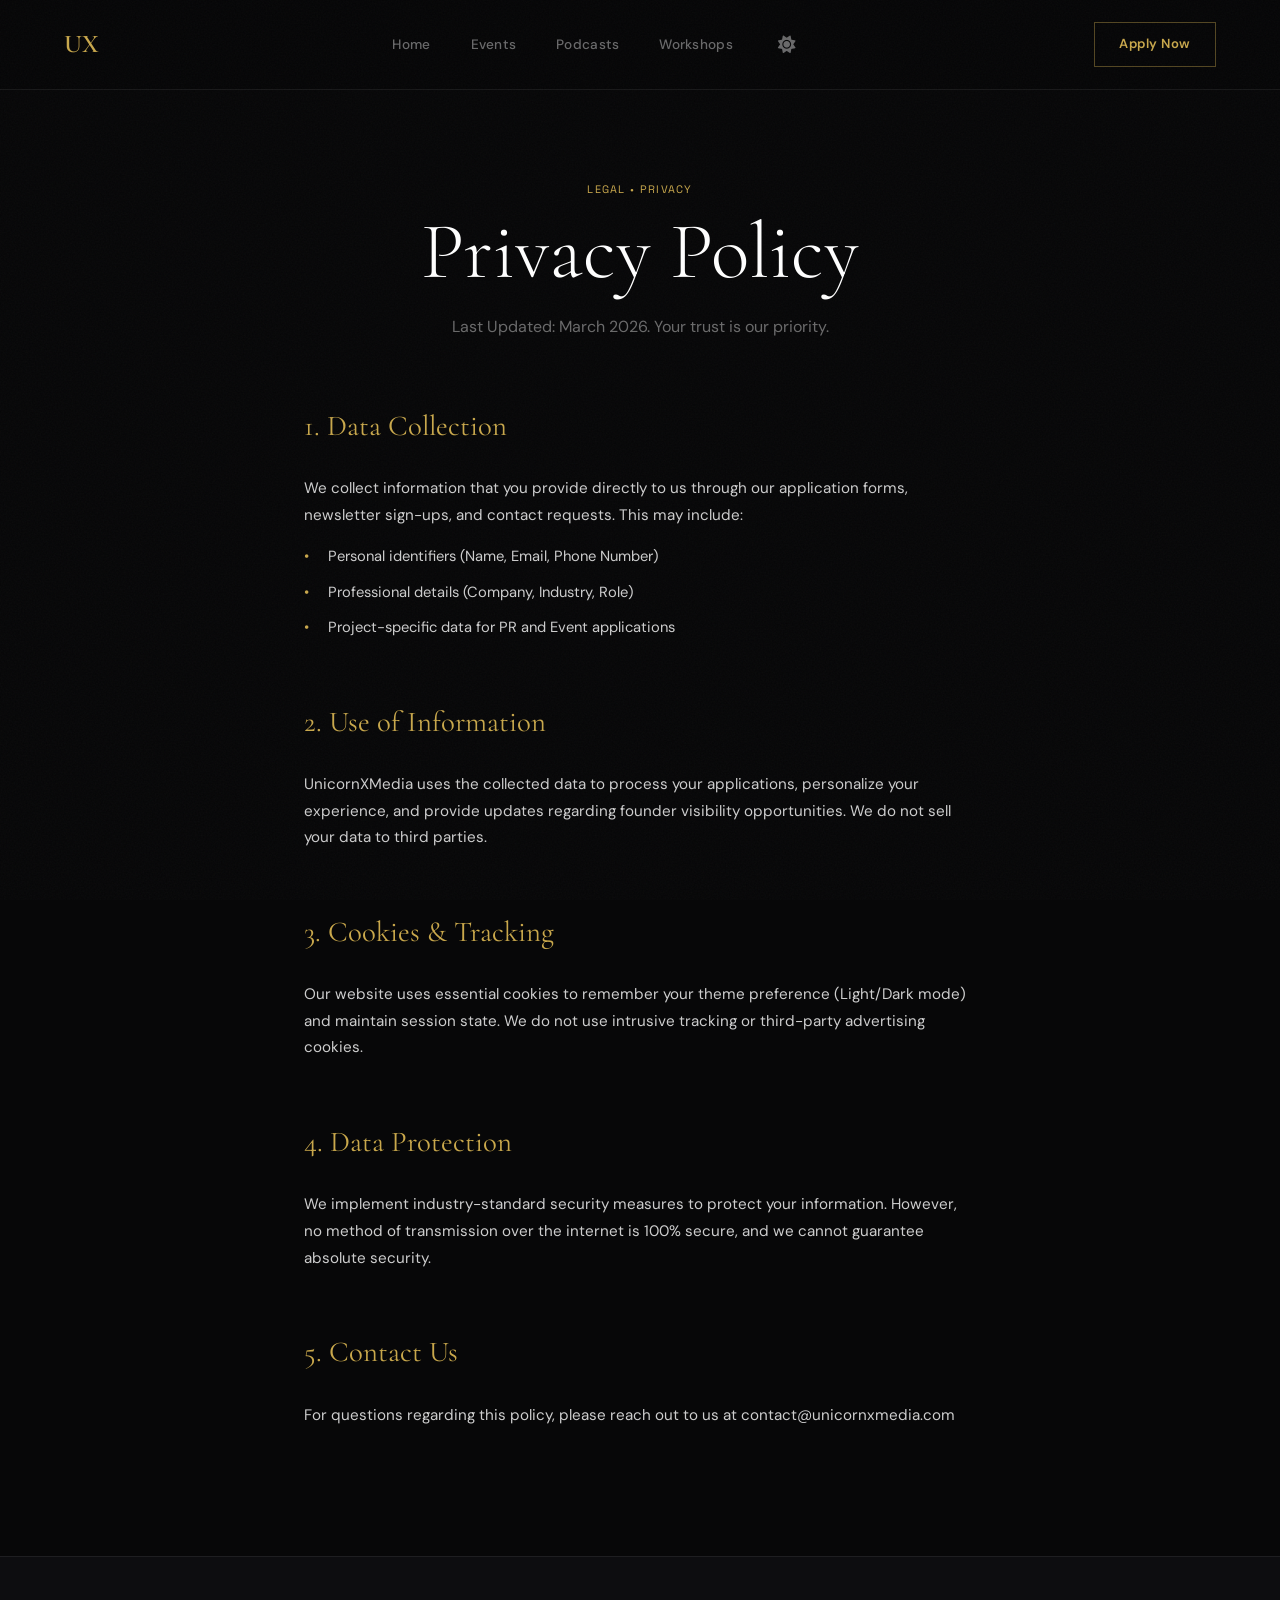
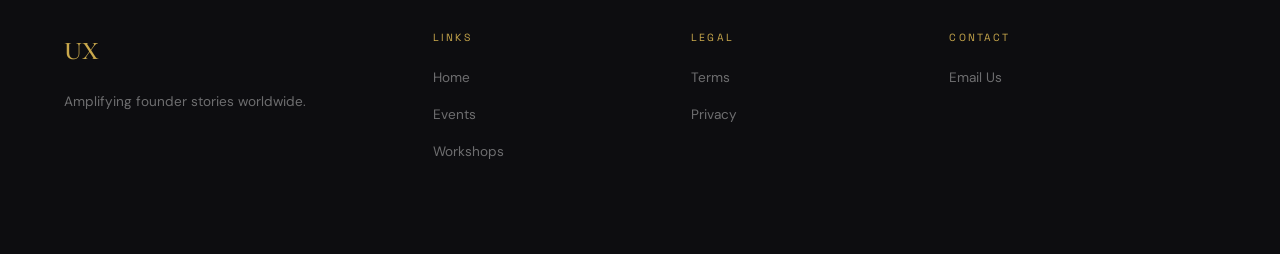
<file: privacy.html>
<!DOCTYPE html>
<html lang="en">
<head>
<meta charset="UTF-8">
<meta name="viewport" content="width=device-width, initial-scale=1.0">
<title>Privacy Policy | UnicornXMedia — Founder Visibility Platform</title>
<meta name="description" content="Your privacy matters to us. Learn how UnicornXMedia handles and protects your data.">
<link rel="icon" href="data:image/svg+xml,<svg xmlns='http://www.w3.org/2000/svg' viewBox='0 0 100 100'><rect width='100' height='100' fill='%23070708'/><text x='50' y='70' font-size='46' font-family='serif' font-weight='600' fill='%23c9a84c' text-anchor='middle'>UX</text></svg>">
<!-- EARLY THEME: prevents flash of wrong theme -->
<script>if(localStorage.getItem('theme')==='light'){document.documentElement.classList.add('light-mode');}</script>
<link rel="preconnect" href="https://fonts.googleapis.com">
<link rel="preconnect" href="https://fonts.gstatic.com" crossorigin>
<link href="https://fonts.googleapis.com/css2?family=Cormorant+Garamond:ital,wght@0,300;0,400;0,600;1,300;1,400&family=DM+Sans:wght@300;400;500;600&family=Space+Grotesk:wght@400;500;700&display=swap" rel="stylesheet">
<link rel="stylesheet" href="https://cdnjs.cloudflare.com/ajax/libs/font-awesome/6.4.0/css/all.min.css">
<style>
:root{--black:#070708;--obsidian:#0d0d10;--surface:#111116;--card:#16161c;--border:rgba(255,255,255,0.07);--gold:#c9a84c;--gold-light:#e8c97a;--gold-glow:rgba(201,168,76,0.15);--gold-dim:rgba(201,168,76,0.4);--white:#fff;--white-80:rgba(255,255,255,0.8);--white-40:rgba(255,255,255,0.4);--white-15:rgba(255,255,255,0.05);--gradient-gold:linear-gradient(135deg,#c9a84c,#e8c97a,#a07830);--font-display:'Cormorant Garamond',serif;--font-ui:'DM Sans',sans-serif;--font-mono:'Space Grotesk',sans-serif;--pad:clamp(24px,5vw,80px);--max:1440px;--sec:clamp(80px,10vw,140px);}
html.light-mode,body.light-mode{--black:#f5f5f7;--obsidian:#eaeaec;--surface:#f0f0f2;--card:#ffffff;--border:rgba(0,0,0,0.1);--gold:#8a6f25;--gold-light:#c9a84c;--white:#111112;--white-80:rgba(0,0,0,0.82);--white-40:rgba(0,0,0,0.48);--white-15:rgba(0,0,0,0.08);--gold-glow:rgba(138,111,37,0.1);--gold-dim:rgba(138,111,37,0.3);}
html.light-mode body,body.light-mode{background:var(--black);color:var(--white);}
*,*::before,*::after{box-sizing:border-box;margin:0;padding:0;}html{scroll-behavior:smooth;}
body{background:var(--black);color:var(--white);font-family:var(--font-ui);line-height:1.75;overflow-x:hidden;transition:background .4s,color .4s;}
body::after{content:'';position:fixed;inset:0;background-image:url("data:image/svg+xml,%3Csvg xmlns='http://www.w3.org/2000/svg'%3E%3Cfilter id='n'%3E%3CfeTurbulence type='fractalNoise' baseFrequency='0.65' numOctaves='3' stitchTiles='stitch'/%3E%3C/filter%3E%3Crect width='100%25' height='100%25' filter='url(%23n)'/%3E%3C/svg%3E");opacity:0.03;pointer-events:none;z-index:9999;}
a{text-decoration:none;color:inherit;}

/* Nav */
.site-nav{position:fixed;top:0;left:0;right:0;z-index:1000;display:flex;align-items:center;padding:22px var(--pad);background:rgba(7,7,8,0.82);backdrop-filter:blur(24px) saturate(180%);border-bottom:1px solid var(--border);transition:all .3s;}
.site-nav.scrolled{padding:14px var(--pad);background:rgba(7,7,8,0.96);}
html.light-mode .site-nav,body.light-mode .site-nav{background:rgba(245,245,247,0.88);}
html.light-mode .site-nav.scrolled,body.light-mode .site-nav.scrolled{background:rgba(245,245,247,0.98);}
.nav-logo{display:flex;align-items:center;gap:10px;}.logo-ux{font-family:var(--font-display);font-size:1.6rem;font-weight:600;color:var(--gold);}
.nav-links{display:flex;align-items:center;gap:2.5rem;margin:0 auto;}
.nav-link{font-size:.85rem;font-weight:500;color:var(--white-40);letter-spacing:.02em;transition:color .3s;}.nav-link:hover{color:var(--white);}
.theme-toggle{background:none;border:none;color:var(--white-40);font-size:1.1rem;cursor:pointer;transition:color .3s;display:flex;align-items:center;justify-content:center;padding:5px;}
html.light-mode .theme-toggle .fa-sun,body.light-mode .theme-toggle .fa-sun{display:none;}
html.light-mode .theme-toggle .fa-moon,body.light-mode .theme-toggle .fa-moon{display:inline-block;}
html:not(.light-mode) body:not(.light-mode) .theme-toggle .fa-moon{display:none;}
.btn-nav{border:1px solid var(--gold-dim);color:var(--gold);padding:10px 24px;font-size:.82rem;font-weight:600;letter-spacing:.04em;transition:all .3s;}.btn-nav:hover{background:var(--gold);color:var(--black);}

/* Content */
.legal-hero{padding:clamp(120px,15vw,180px) var(--pad) 60px;max-width:var(--max);margin:0 auto;text-align:center;}
.legal-title{font-family:var(--font-display);font-size:clamp(3rem,8vw,5rem);font-weight:300;line-height:.92;margin-bottom:1.5rem;}
.legal-body{max-width:800px;margin:0 auto var(--sec);padding:0 var(--pad);}
.legal-section{margin-bottom:3.5rem;}
.legal-section h2{font-family:var(--font-display);font-size:1.8rem;font-weight:400;margin-bottom:1.5rem;color:var(--gold);}
.legal-section p{margin-bottom:1rem;color:var(--white-80);font-size:.95rem;}
.legal-section ul{list-style:none;margin-bottom:1rem;}
.legal-section li{position:relative;padding-left:1.5rem;color:var(--white-80);margin-bottom:.6rem;font-size:.92rem;}
.legal-section li::before{content:'\2022';position:absolute;left:0;color:var(--gold);}

/* Footer Copy */
.site-footer{background:var(--obsidian);padding:72px var(--pad) 36px;border-top:1px solid var(--border);}
.footer-grid{max-width:var(--max);margin:0 auto;display:grid;grid-template-columns:1.5fr 1fr 1fr 1.2fr;gap:36px;margin-bottom:44px;}
.foot-heading{font-family:var(--font-mono);font-size:.65rem;letter-spacing:.2em;text-transform:uppercase;color:var(--gold);margin-bottom:1rem;}
.foot-links{list-style:none;}.foot-links li{margin-bottom:9px;}.foot-links a{font-size:.85rem;color:var(--white-40);transition:color .3s;}.foot-links a:hover{color:var(--gold);}

/* Mobile */
@media(max-width:768px){.nav-links,.btn-nav{display:none;}.footer-grid{grid-template-columns:1fr 1fr;}}

/* Cursor */
.cursor-dot,.cursor-ring{position:fixed;top:0;left:0;transform:translate(-50%,-50%);border-radius:50%;pointer-events:none;z-index:2000;opacity:0;}
.cursor-dot{width:8px;height:8px;background:var(--white);mix-blend-mode:difference;}
.cursor-ring{width:40px;height:40px;border:1.5px solid var(--gold);mix-blend-mode:difference;}
</style>
</head>
<body>
<div class="cursor-dot" id="cursorDot"></div>
<div class="cursor-ring" id="cursorRing"></div>

<nav class="site-nav" id="siteNav">
  <a href="index.html" class="nav-logo"><span class="logo-ux">UX</span></a>
  <div class="nav-links">
    <a href="index.html" class="nav-link">Home</a>
    <a href="archive.html" class="nav-link">Events</a>
    <a href="podcasts.html" class="nav-link">Podcasts</a>
    <a href="workshops.html" class="nav-link">Workshops</a>
    <button class="theme-toggle" id="themeToggleDesktop"><i class="fa-solid fa-sun"></i><i class="fa-solid fa-moon"></i></button>
  </div>
  <a href="index.html#apply" class="btn-nav">Apply Now</a>
</nav>

<section class="legal-hero">
  <span style="font-family:var(--font-mono);font-size:.68rem;letter-spacing:.12em;text-transform:uppercase;color:var(--gold);margin-bottom:1rem;display:block;">Legal • Privacy</span>
  <h1 class="legal-title">Privacy Policy</h1>
  <p style="color:var(--white-40);max-width:600px;margin:0 auto;">Last Updated: March 2026. Your trust is our priority.</p>
</section>

<div class="legal-body">
  <div class="legal-section">
    <h2>1. Data Collection</h2>
    <p>We collect information that you provide directly to us through our application forms, newsletter sign-ups, and contact requests. This may include:</p>
    <ul>
      <li>Personal identifiers (Name, Email, Phone Number)</li>
      <li>Professional details (Company, Industry, Role)</li>
      <li>Project-specific data for PR and Event applications</li>
    </ul>
  </div>
  <div class="legal-section">
    <h2>2. Use of Information</h2>
    <p>UnicornXMedia uses the collected data to process your applications, personalize your experience, and provide updates regarding founder visibility opportunities. We do not sell your data to third parties.</p>
  </div>
  <div class="legal-section">
    <h2>3. Cookies & Tracking</h2>
    <p>Our website uses essential cookies to remember your theme preference (Light/Dark mode) and maintain session state. We do not use intrusive tracking or third-party advertising cookies.</p>
  </div>
  <div class="legal-section">
    <h2>4. Data Protection</h2>
    <p>We implement industry-standard security measures to protect your information. However, no method of transmission over the internet is 100% secure, and we cannot guarantee absolute security.</p>
  </div>
  <div class="legal-section">
    <h2>5. Contact Us</h2>
    <p>For questions regarding this policy, please reach out to us at contact@unicornxmedia.com</p>
  </div>
</div>

<footer class="site-footer">
  <div class="footer-grid">
    <div><div class="logo-ux" style="margin-bottom:1rem;">UX</div><p style="font-size:.85rem;color:var(--white-40);">Amplifying founder stories worldwide.</p></div>
    <div><div class="foot-heading">Links</div><ul class="foot-links"><li><a href="index.html">Home</a></li><li><a href="archive.html">Events</a></li><li><a href="workshops.html">Workshops</a></li></ul></div>
    <div><div class="foot-heading">Legal</div><ul class="foot-links"><li><a href="terms.html">Terms</a></li><li><a href="privacy.html">Privacy</a></li></ul></div>
    <div><div class="foot-heading">Contact</div><ul class="foot-links"><li><a href="mailto:contact@unicornxmedia.com">Email Us</a></li></ul></div>
  </div>
</footer>

<script>
(function(){
  // Theme
  function initTheme(){
    var t=localStorage.getItem('theme')||'dark';
    if(t==='light'){document.documentElement.classList.add('light-mode');document.body.classList.add('light-mode');}
    var btn=document.getElementById('themeToggleDesktop');
    if(btn)btn.addEventListener('click',function(){
      document.documentElement.classList.toggle('light-mode');
      document.body.classList.toggle('light-mode');
      localStorage.setItem('theme',document.body.classList.contains('light-mode')?'light':'dark');
    });
  } initTheme();
  // Nav
  window.addEventListener('scroll',function(){
    var n=document.getElementById('siteNav');if(n)n.classList.toggle('scrolled',window.scrollY>60);
  });
  // Cursor
  var d=document.getElementById('cursorDot'),r=document.getElementById('cursorRing');
  if(d&&r){
    var mx=0,my=0,rx=0,ry=0,init=false;
    window.addEventListener('mousemove',function(e){
      mx=e.clientX;my=e.clientY;d.style.left=mx+'px';d.style.top=my+'px';
      if(!init){init=true;d.style.opacity='1';r.style.opacity='1';rx=mx;ry=my;}
    });
    (function a(){rx+=(mx-rx)*0.12;ry+=(my-ry)*0.12;r.style.left=rx+'px';r.style.top=ry+'px';requestAnimationFrame(a);})();
  }
})();
</script>
</body>
</html>
</file>
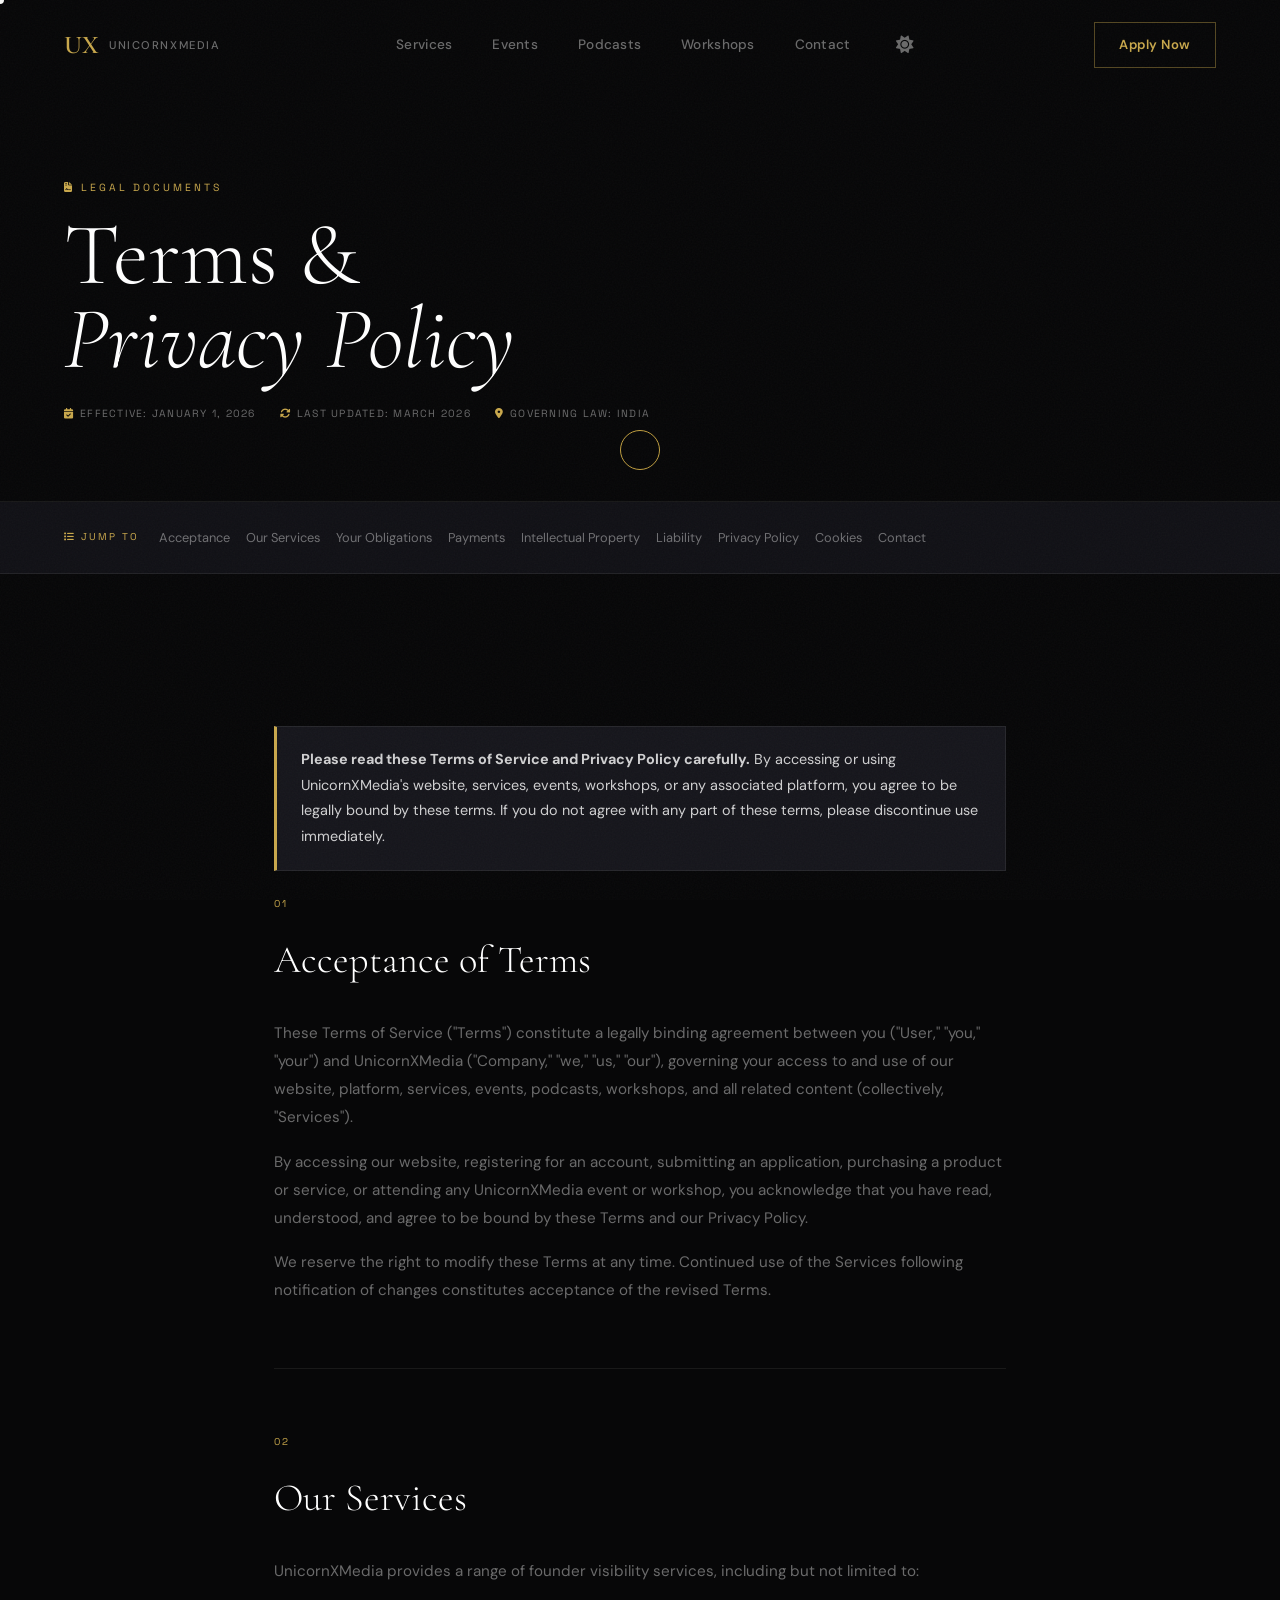
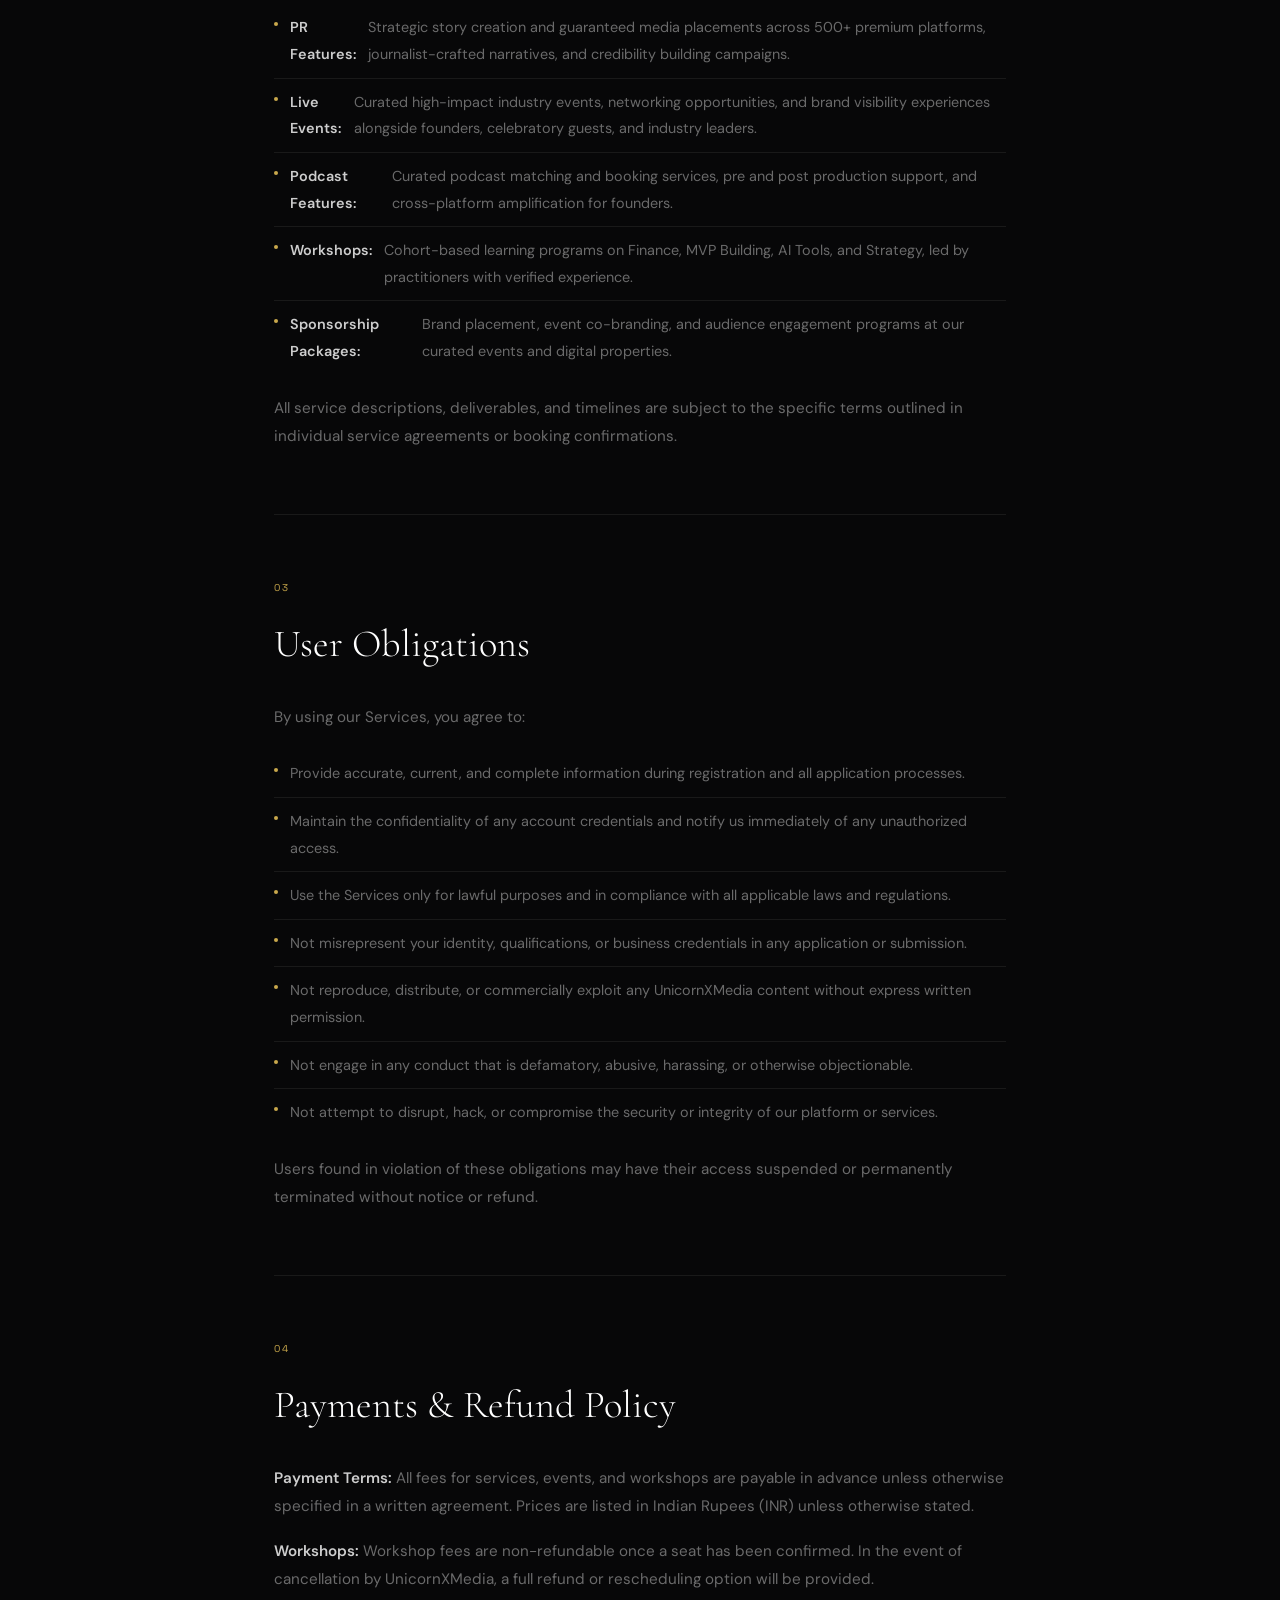
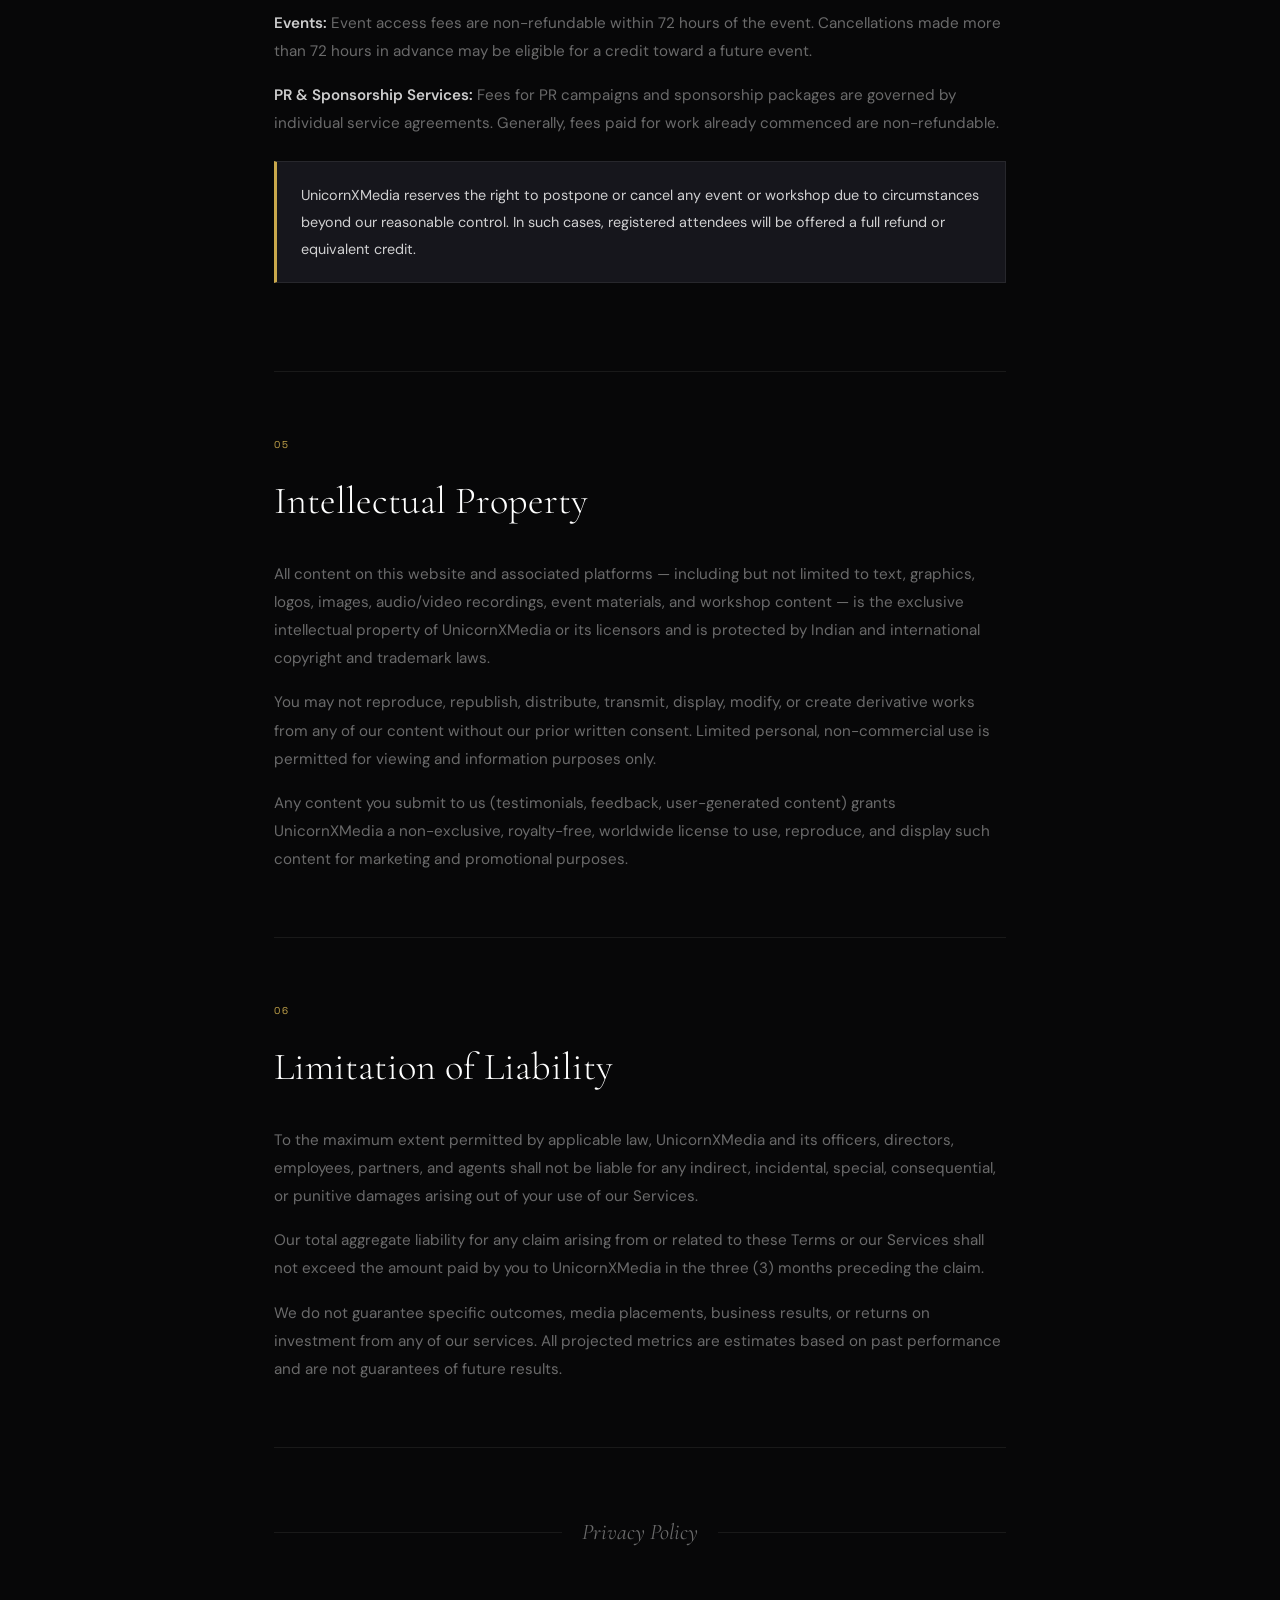
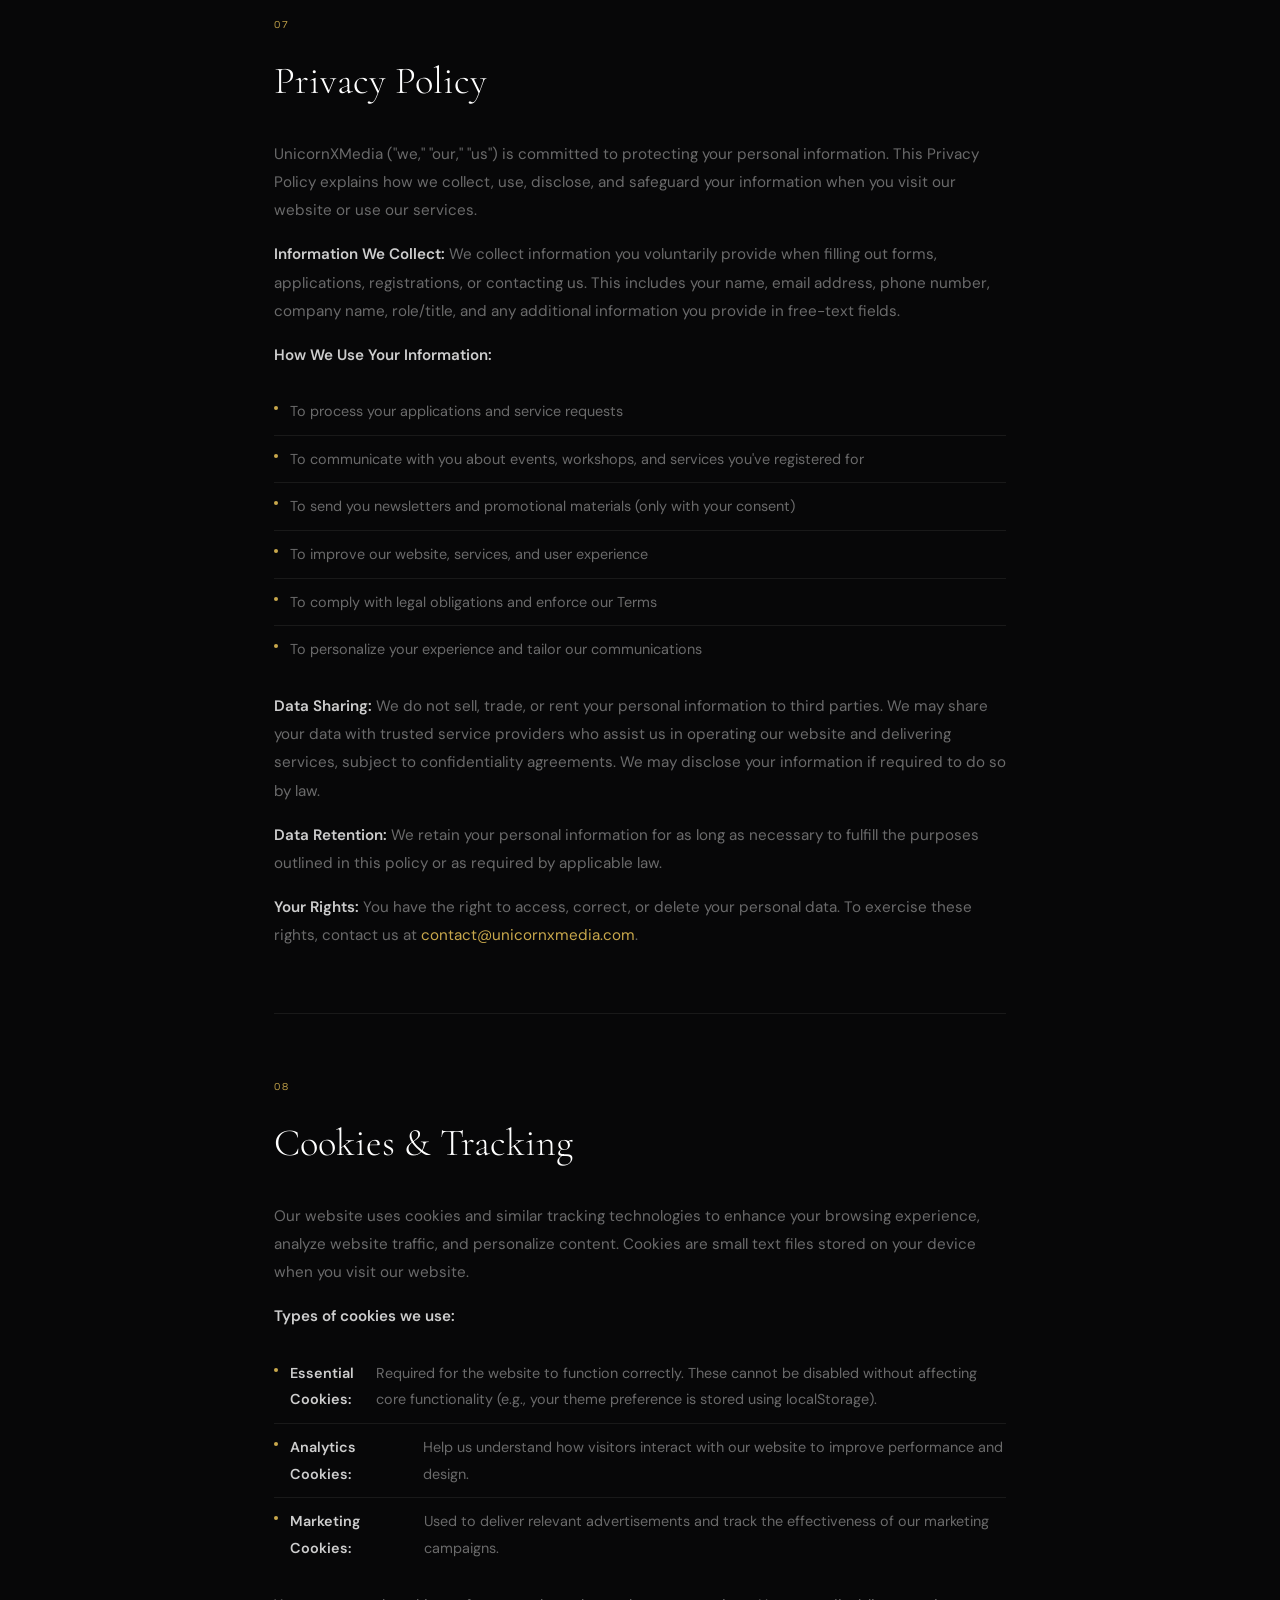
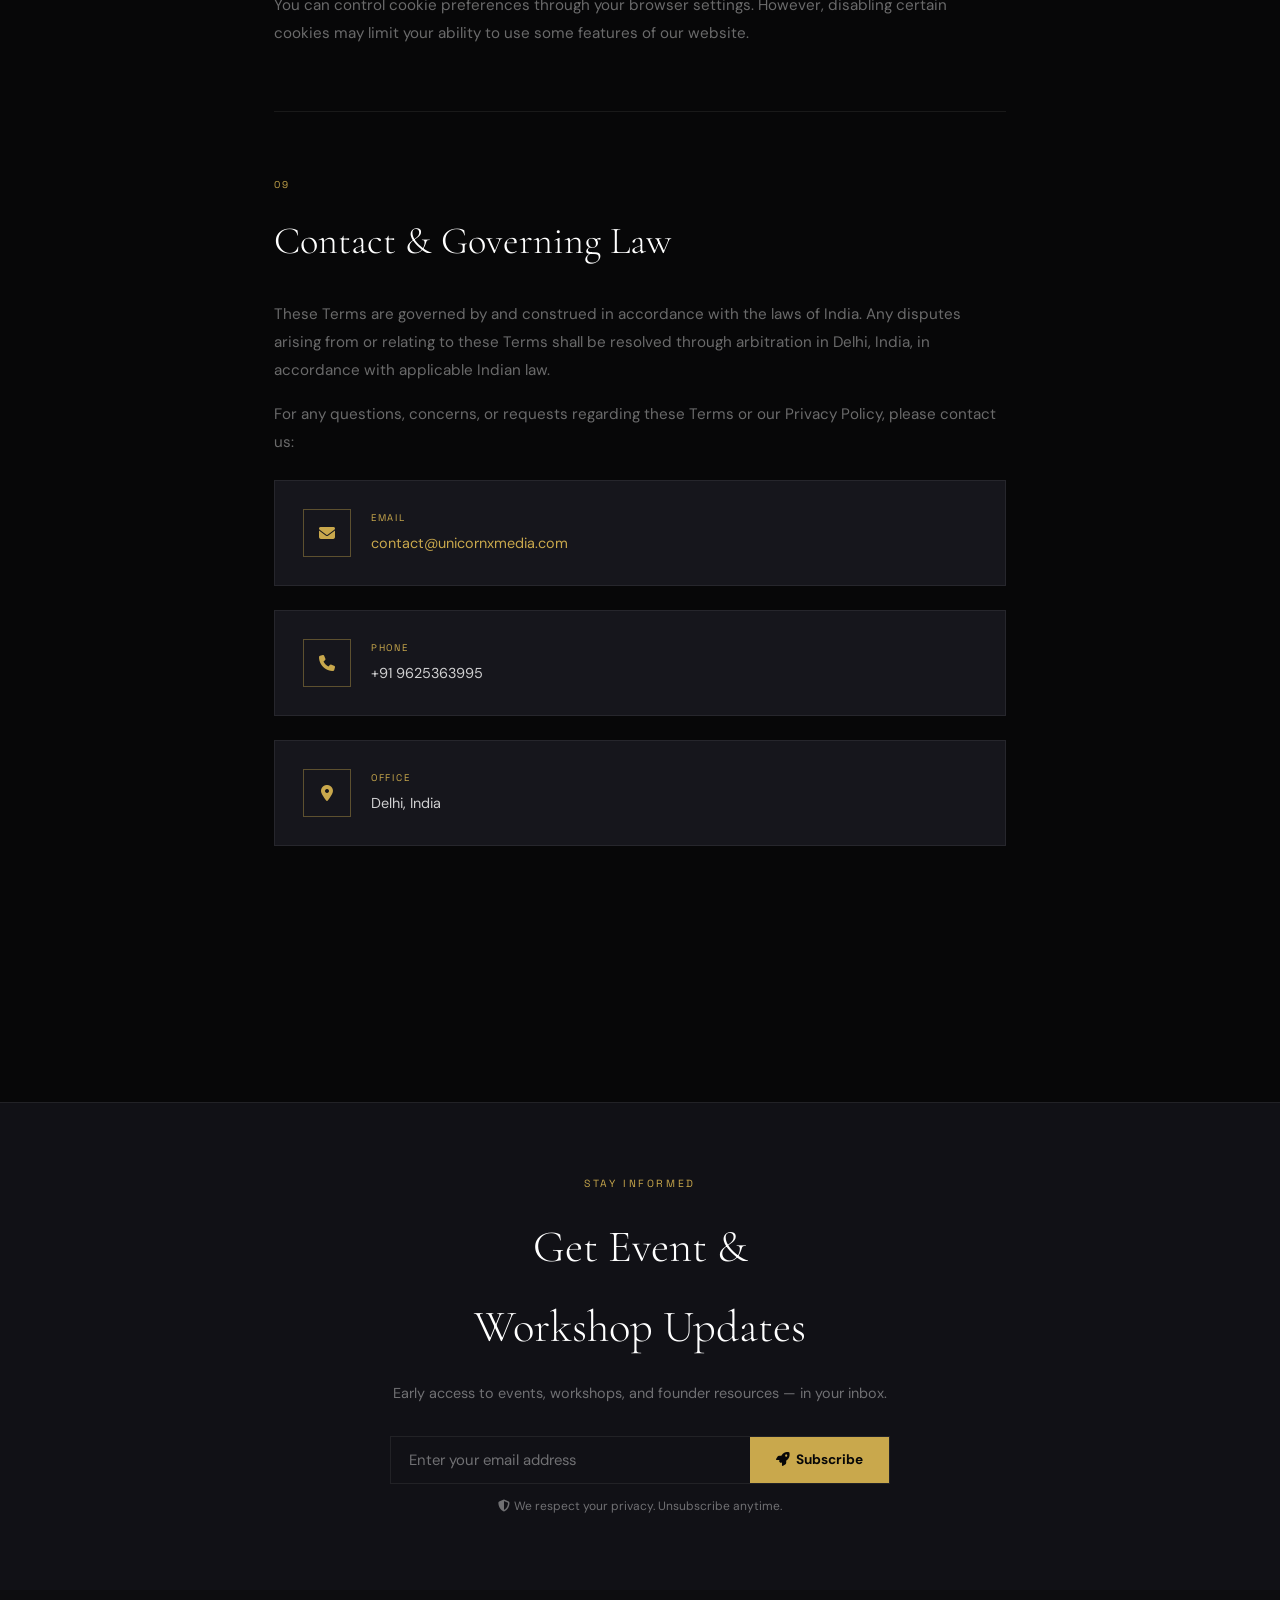
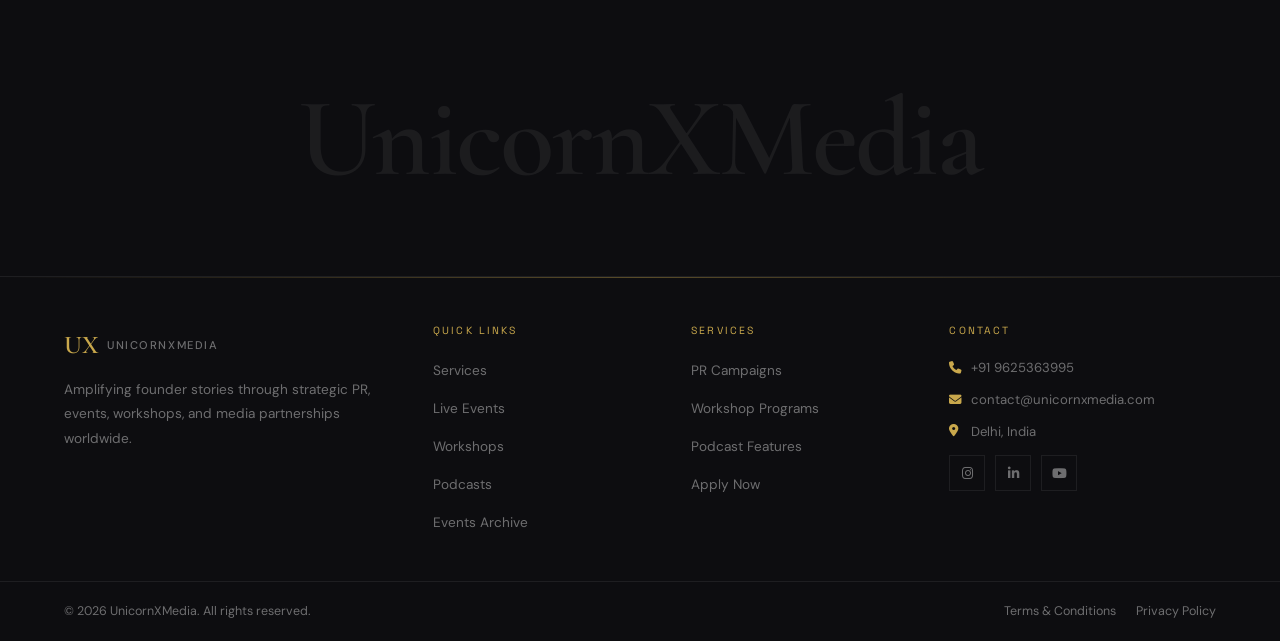
<file: terms.html>
<!DOCTYPE html>
<html lang="en">
<head>
<meta charset="UTF-8">
<meta name="viewport" content="width=device-width, initial-scale=1.0">
<title>Terms & Conditions | UnicornXMedia — Founder Visibility Platform</title>
<meta name="description" content="Read the Terms & Conditions and Privacy Policy for UnicornXMedia — the premier Founder Visibility Platform for PR, Events, Podcasts and Workshops.">
<link rel="icon" href="data:image/svg+xml,<svg xmlns='http://www.w3.org/2000/svg' viewBox='0 0 100 100'><rect width='100' height='100' fill='%23070708'/><text x='50' y='70' font-size='46' font-family='serif' font-weight='600' fill='%23c9a84c' text-anchor='middle'>UX</text></svg>">
<!-- EARLY THEME: prevents flash of wrong theme -->
<script>if(localStorage.getItem('theme')==='light'){document.documentElement.classList.add('light-mode');}</script>
<link rel="preconnect" href="https://fonts.googleapis.com">
<link rel="preconnect" href="https://fonts.gstatic.com" crossorigin>
<link href="https://fonts.googleapis.com/css2?family=Cormorant+Garamond:ital,wght@0,300;0,400;0,600;1,300;1,400&family=DM+Sans:wght@300;400;500;600&family=Space+Grotesk:wght@400;500;700&display=swap" rel="stylesheet">
<link rel="stylesheet" href="https://cdnjs.cloudflare.com/ajax/libs/font-awesome/6.4.0/css/all.min.css">
<style>
/* ===== TOKENS ===== */
:root{
  --black:#070708;--obsidian:#0d0d10;--surface:#111116;--card:#16161c;
  --border:rgba(255,255,255,0.07);--gold:#c9a84c;--gold-light:#e8c97a;
  --gold-glow:rgba(201,168,76,0.15);--gold-dim:rgba(201,168,76,0.4);
  --white:#fff;--white-80:rgba(255,255,255,0.8);--white-40:rgba(255,255,255,0.4);
  --white-15:rgba(255,255,255,0.05);
  --gradient-gold:linear-gradient(135deg,#c9a84c,#e8c97a,#a07830);
  --font-display:'Cormorant Garamond',serif;--font-ui:'DM Sans',sans-serif;
  --font-mono:'Space Grotesk',sans-serif;
  --pad:clamp(24px,5vw,80px);--max:1440px;--sec:clamp(80px,10vw,140px);
}
/* ===== LIGHT MODE ===== */
html.light-mode,body.light-mode{
  --black:#f5f5f7;--obsidian:#eaeaec;--surface:#f0f0f2;--card:#ffffff;
  --border:rgba(0,0,0,0.1);--gold:#8a6f25;--gold-light:#c9a84c;
  --white:#111112;--white-80:rgba(0,0,0,0.82);--white-40:rgba(0,0,0,0.48);
  --white-15:rgba(0,0,0,0.08);--gold-glow:rgba(138,111,37,0.1);
  --gold-dim:rgba(138,111,37,0.3);
}
html.light-mode body,body.light-mode{background:var(--black);color:var(--white);}
/* ===== RESET ===== */
*,*::before,*::after{box-sizing:border-box;margin:0;padding:0;}
html{scroll-behavior:smooth;}
body{background:var(--black);color:var(--white);font-family:var(--font-ui);line-height:1.8;overflow-x:hidden;transition:background .4s,color .4s;}
body::after{content:'';position:fixed;inset:0;background-image:url("data:image/svg+xml,%3Csvg xmlns='http://www.w3.org/2000/svg'%3E%3Cfilter id='n'%3E%3CfeTurbulence type='fractalNoise' baseFrequency='0.65' numOctaves='3' stitchTiles='stitch'/%3E%3C/filter%3E%3Crect width='100%25' height='100%25' filter='url(%23n)'/%3E%3C/svg%3E");opacity:0.03;pointer-events:none;z-index:9999;}
img{max-width:100%;display:block;}a{text-decoration:none;color:inherit;}button{cursor:pointer;font-family:var(--font-ui);}

/* ===== CURSOR ===== */
.cursor-dot,.cursor-ring{position:fixed;top:0;left:0;transform:translate(-50%,-50%);border-radius:50%;pointer-events:none;z-index:100000;}
.cursor-dot{width:8px;height:8px;background:var(--white);mix-blend-mode:difference;}
.cursor-ring{width:40px;height:40px;border:1.5px solid var(--gold);transition:width .2s,height .2s,background .2s;mix-blend-mode:difference;}
body.cursor-hover .cursor-ring{width:56px;height:56px;background:rgba(201,168,76,0.1);}
#scroll-progress{position:fixed;top:0;left:0;height:2px;background:var(--gradient-gold);z-index:10001;width:0%;pointer-events:none;}

/* ===== THEME TOGGLE ===== */
.theme-toggle{background:none;border:none;color:var(--white-40);font-size:1.1rem;cursor:pointer;transition:color .3s;display:flex;align-items:center;justify-content:center;padding:5px;}
.theme-toggle:hover{color:var(--white);}
body.light-mode .theme-toggle .fa-sun{display:none;}
body.light-mode .theme-toggle .fa-moon{display:inline-block;}
body:not(.light-mode) .theme-toggle .fa-moon{display:none;}

/* ===== NAV ===== */
.site-nav{position:fixed;top:0;left:0;right:0;z-index:1000;display:flex;align-items:center;padding:22px var(--pad);transition:all .3s;}
.site-nav.scrolled{padding:14px var(--pad);background:rgba(7,7,8,0.92);backdrop-filter:blur(20px) saturate(180%);border-bottom:1px solid var(--border);}
body.light-mode .site-nav.scrolled{background:rgba(245,245,247,0.96);}
.nav-logo{display:flex;align-items:center;gap:10px;flex-shrink:0;}
.logo-ux{font-family:var(--font-display);font-size:1.6rem;font-weight:600;color:var(--gold);}
.logo-name{font-size:.7rem;font-weight:500;letter-spacing:.14em;text-transform:uppercase;color:var(--white-40);}
.nav-links{display:flex;align-items:center;gap:2.5rem;margin:0 auto;}
.nav-link{font-size:.85rem;font-weight:500;color:var(--white-40);letter-spacing:.02em;position:relative;transition:color .3s;}
.nav-link::after{content:'';position:absolute;bottom:-4px;left:50%;right:50%;height:1px;background:var(--gold);transition:left .3s,right .3s;}
.nav-link:hover,.nav-link.active{color:var(--white);}
.nav-link:hover::after,.nav-link.active::after{left:0;right:0;}
.btn-nav{border:1px solid var(--gold-dim);color:var(--gold);padding:10px 24px;font-size:.82rem;font-weight:600;letter-spacing:.04em;position:relative;overflow:hidden;transition:color .3s;background:none;}
.btn-nav::before{content:'';position:absolute;inset:0;background:var(--gold);transform:scaleX(0);transform-origin:left;transition:transform .3s;}
.btn-nav:hover::before{transform:scaleX(1);}
.btn-nav:hover{color:var(--black);}
.btn-nav-text{position:relative;z-index:1;}
.nav-hamburger{display:none;background:none;border:none;padding:4px;flex-direction:column;gap:5px;}
.nav-hamburger span{display:block;width:24px;height:1.5px;background:var(--white);transition:all .3s;}
.nav-hamburger.active span:nth-child(1){transform:translateY(6.5px) rotate(45deg);}
.nav-hamburger.active span:nth-child(2){opacity:0;}
.nav-hamburger.active span:nth-child(3){transform:translateY(-6.5px) rotate(-45deg);}
#mobile-nav{display:none;position:fixed;inset:0;background:var(--black);z-index:999;flex-direction:column;align-items:center;justify-content:center;gap:2rem;}
#mobile-nav.open{display:flex;}
#mobile-nav .nav-link{font-family:var(--font-display);font-size:2.2rem;font-weight:300;color:var(--white-80);}

/* ===== PAGE HERO ===== */
.page-hero{padding:clamp(130px,14vw,180px) var(--pad) clamp(50px,6vw,80px);max-width:var(--max);margin:0 auto;border-bottom:1px solid var(--border);}
.hero-eyebrow{font-family:var(--font-mono);font-size:.65rem;letter-spacing:.28em;text-transform:uppercase;color:var(--gold);display:block;margin-bottom:1rem;}
.hero-title{font-family:var(--font-display);font-size:clamp(3rem,7vw,5.5rem);font-weight:300;line-height:0.95;margin-bottom:1.5rem;}
.hero-meta{display:flex;align-items:center;gap:24px;flex-wrap:wrap;}
.hero-meta-item{font-family:var(--font-mono);font-size:.65rem;letter-spacing:.12em;text-transform:uppercase;color:var(--white-40);display:flex;align-items:center;gap:6px;}
.hero-meta-item i{color:var(--gold);}

/* ===== TABLE OF CONTENTS ===== */
.toc-section{background:var(--surface);border-bottom:1px solid var(--border);padding:24px var(--pad);}
.toc-inner{max-width:var(--max);margin:0 auto;display:flex;align-items:center;gap:20px;flex-wrap:wrap;}
.toc-label{font-family:var(--font-mono);font-size:.62rem;letter-spacing:.2em;text-transform:uppercase;color:var(--gold);flex-shrink:0;}
.toc-links{display:flex;gap:16px;flex-wrap:wrap;}
.toc-link{font-size:.8rem;color:var(--white-40);transition:color .3s;white-space:nowrap;}
.toc-link:hover{color:var(--gold);}

/* ===== CONTENT LAYOUT ===== */
.content-wrap{max-width:860px;margin:0 auto;padding:var(--sec) var(--pad);}

/* ===== SECTION BLOCKS ===== */
.terms-section{margin-bottom:4rem;padding-bottom:4rem;border-bottom:1px solid var(--border);}
.terms-section:last-child{border-bottom:none;}
.section-number{font-family:var(--font-mono);font-size:.62rem;letter-spacing:.2em;color:var(--gold);display:block;margin-bottom:.8rem;}
.section-title{font-family:var(--font-display);font-size:clamp(1.6rem,3vw,2.4rem);font-weight:300;margin-bottom:1.5rem;color:var(--white);}
.section-body{color:var(--white-40);font-size:.95rem;line-height:1.85;}
.section-body p{margin-bottom:1rem;}
.section-body p:last-child{margin-bottom:0;}
.section-body strong{color:var(--white-80);font-weight:600;}
.section-body a{color:var(--gold);transition:opacity .2s;}
.section-body a:hover{opacity:.75;}

/* ===== POLICY ITEMS ===== */
.policy-list{list-style:none;margin:1.2rem 0;}
.policy-list li{display:flex;align-items:flex-start;gap:12px;padding:10px 0;border-bottom:1px solid var(--border);font-size:.9rem;color:var(--white-40);}
.policy-list li:last-child{border-bottom:none;}
.policy-list li::before{content:'';width:4px;height:4px;background:var(--gold);border-radius:50%;flex-shrink:0;margin-top:8px;}

/* ===== HIGHLIGHT BOX ===== */
.highlight-box{background:var(--card);border:1px solid var(--border);border-left:3px solid var(--gold);padding:20px 24px;margin:1.5rem 0;}
.highlight-box p{color:var(--white-80);font-size:.9rem;margin:0;}

/* ===== CONTACT CARD ===== */
.contact-card{background:var(--card);border:1px solid var(--border);padding:28px;display:flex;align-items:center;gap:20px;margin-top:1.5rem;}
.contact-card-icon{width:48px;height:48px;border:1px solid var(--gold-dim);display:flex;align-items:center;justify-content:center;color:var(--gold);font-size:1rem;flex-shrink:0;}
.contact-card-text .label{font-family:var(--font-mono);font-size:.6rem;letter-spacing:.18em;text-transform:uppercase;color:var(--gold);margin-bottom:4px;}
.contact-card-text .val{font-size:.9rem;color:var(--white-80);}

/* ===== TAB SECTION DIVIDER ===== */
.section-divider{display:flex;align-items:center;gap:20px;margin:4rem 0;}
.divider-line{flex:1;height:1px;background:var(--border);}
.divider-text{font-family:var(--font-display);font-size:1.4rem;font-style:italic;color:var(--white-40);white-space:nowrap;}

/* ===== NEWSLETTER ===== */
.newsletter-section{padding:72px var(--pad);background:var(--surface);border-top:1px solid var(--border);}
.newsletter-inner{max-width:640px;margin:0 auto;text-align:center;}
.newsletter-title{font-family:var(--font-display);font-size:clamp(1.8rem,4vw,2.8rem);font-weight:300;margin-bottom:.8rem;}
.newsletter-sub{color:var(--white-40);font-size:.9rem;margin-bottom:1.8rem;}
.newsletter-form-row{display:flex;border:1px solid var(--border);overflow:hidden;max-width:500px;margin:0 auto;}
.newsletter-form-row input{flex:1;background:transparent;border:none;color:var(--white);font-family:var(--font-ui);font-size:.93rem;padding:13px 18px;outline:none;}
.newsletter-form-row input::placeholder{color:var(--white-40);}
.newsletter-form-row button{background:var(--gold);color:var(--black);border:none;padding:13px 26px;font-family:var(--font-ui);font-size:.85rem;font-weight:700;cursor:pointer;transition:background .3s;}
.newsletter-form-row button:hover{background:var(--gold-light);}

/* ===== FOOTER ===== */
.site-footer{background:var(--obsidian);padding-top:48px;}
.footer-brand{text-align:center;padding:0 var(--pad) 36px;border-bottom:1px solid var(--border);}
.footer-wordmark{font-family:var(--font-display);font-size:clamp(2.5rem,9vw,7rem);font-weight:600;color:var(--white);opacity:.06;letter-spacing:-.02em;user-select:none;}
.footer-glow{height:1px;background:linear-gradient(90deg,transparent,var(--gold-dim),transparent);}
.footer-grid{max-width:var(--max);margin:0 auto;padding:44px var(--pad) 36px;display:grid;grid-template-columns:1.5fr 1fr 1fr 1.2fr;gap:36px;}
.footer-logo-row{display:flex;align-items:center;gap:8px;margin-bottom:10px;}
.foot-about{font-size:.85rem;color:var(--white-40);}
.foot-heading{font-family:var(--font-mono);font-size:.65rem;letter-spacing:.2em;text-transform:uppercase;color:var(--gold);margin-bottom:1rem;}
.foot-links{list-style:none;}.foot-links li{margin-bottom:9px;}.foot-links a{font-size:.85rem;color:var(--white-40);transition:color .3s;}.foot-links a:hover{color:var(--gold);}
.foot-contact{list-style:none;}.foot-contact li{display:flex;align-items:center;gap:8px;font-size:.82rem;color:var(--white-40);margin-bottom:8px;}.foot-contact li i{color:var(--gold);font-size:.78rem;width:14px;}
.social-row{display:flex;gap:10px;margin-top:12px;}.soc-btn{width:36px;height:36px;border:1px solid var(--border);display:flex;align-items:center;justify-content:center;color:var(--white-40);font-size:.82rem;transition:all .3s;}.soc-btn:hover{border-color:var(--gold);color:var(--gold);}
.footer-bottom{max-width:var(--max);margin:0 auto;padding:18px var(--pad);border-top:1px solid var(--border);display:flex;align-items:center;justify-content:space-between;flex-wrap:wrap;gap:10px;}
.footer-copy{font-size:.78rem;color:var(--white-40);}
.footer-legal{display:flex;gap:20px;}.footer-legal a{font-size:.78rem;color:var(--white-40);transition:color .3s;}.footer-legal a:hover{color:var(--gold);}

/* ===== REVEAL ===== */
.reveal{opacity:0;transform:translateY(24px);transition:opacity .7s cubic-bezier(.16,1,.3,1),transform .7s cubic-bezier(.16,1,.3,1);}
.reveal.active{opacity:1;transform:translateY(0);}

/* ===== MOBILE ===== */
@media(max-width:768px){body{cursor:auto;}.cursor-dot,.cursor-ring{display:none;}.site-nav .nav-links,.btn-nav{display:none;}.nav-hamburger{display:flex;}.footer-grid{grid-template-columns:1fr 1fr;}.toc-links{gap:10px;}}
@media(max-width:480px){.footer-grid{grid-template-columns:1fr;}.contact-card{flex-direction:column;align-items:flex-start;}}
@media(prefers-reduced-motion:reduce){*{animation-duration:.01ms!important;transition-duration:.01ms!important;}}
</style>
</head>
<body>
<div class="cursor-dot" id="cursorDot"></div>
<div class="cursor-ring" id="cursorRing"></div>
<div id="scroll-progress"></div>

<!-- Mobile Nav -->
<div id="mobile-nav">
  <a href="index.html" class="nav-link">Home</a>
  <a href="archive.html" class="nav-link">Events</a>
  <a href="podcasts.html" class="nav-link">Podcasts</a>
  <a href="workshops.html" class="nav-link">Workshops</a>
  <a href="index.html#apply" class="nav-link">Apply Now</a>
  <button class="theme-toggle" id="themeToggleMobile" style="font-size:2rem;margin-top:1rem;">
    <i class="fa-solid fa-sun"></i><i class="fa-solid fa-moon"></i>
  </button>
</div>

<!-- Nav -->
<nav class="site-nav" id="siteNav">
  <a href="index.html" class="nav-logo"><span class="logo-ux">UX</span><span class="logo-name">UnicornXMedia</span></a>
  <div class="nav-links">
    <a href="index.html#services" class="nav-link">Services</a>
    <a href="archive.html" class="nav-link">Events</a>
    <a href="podcasts.html" class="nav-link">Podcasts</a>
    <a href="workshops.html" class="nav-link">Workshops</a>
    <a href="index.html#contact" class="nav-link">Contact</a>
    <button class="theme-toggle" id="themeToggleDesktop" aria-label="Toggle theme">
      <i class="fa-solid fa-sun"></i>
      <i class="fa-solid fa-moon"></i>
    </button>
  </div>
  <a href="index.html#apply" class="btn-nav"><span class="btn-nav-text">Apply Now</span></a>
  <button class="nav-hamburger" id="mobileMenuBtn" aria-label="Menu">
    <span></span><span></span><span></span>
  </button>
</nav>

<!-- Page Hero -->
<div class="page-hero reveal">
  <span class="hero-eyebrow"><i class="fa-solid fa-file-contract" style="margin-right:6px;"></i>Legal Documents</span>
  <h1 class="hero-title">Terms &amp;<br><em>Privacy Policy</em></h1>
  <div class="hero-meta">
    <span class="hero-meta-item"><i class="fa-solid fa-calendar-check"></i>Effective: January 1, 2026</span>
    <span class="hero-meta-item"><i class="fa-solid fa-rotate"></i>Last Updated: March 2026</span>
    <span class="hero-meta-item"><i class="fa-solid fa-location-dot"></i>Governing Law: India</span>
  </div>
</div>

<!-- Table of Contents -->
<div class="toc-section">
  <div class="toc-inner">
    <span class="toc-label"><i class="fa-solid fa-list"></i> Jump To</span>
    <div class="toc-links">
      <a href="#acceptance" class="toc-link">Acceptance</a>
      <a href="#services" class="toc-link">Our Services</a>
      <a href="#obligations" class="toc-link">Your Obligations</a>
      <a href="#payments" class="toc-link">Payments</a>
      <a href="#ip" class="toc-link">Intellectual Property</a>
      <a href="#liability" class="toc-link">Liability</a>
      <a href="#privacy" class="toc-link">Privacy Policy</a>
      <a href="#cookies" class="toc-link">Cookies</a>
      <a href="#contact-legal" class="toc-link">Contact</a>
    </div>
  </div>
</div>

<!-- Content -->
<div class="content-wrap">

  <div class="highlight-box reveal">
    <p><strong>Please read these Terms of Service and Privacy Policy carefully.</strong> By accessing or using UnicornXMedia's website, services, events, workshops, or any associated platform, you agree to be legally bound by these terms. If you do not agree with any part of these terms, please discontinue use immediately.</p>
  </div>

  <!-- 1 -->
  <div class="terms-section reveal" id="acceptance">
    <span class="section-number">01</span>
    <h2 class="section-title">Acceptance of Terms</h2>
    <div class="section-body">
      <p>These Terms of Service ("Terms") constitute a legally binding agreement between you ("User," "you," "your") and UnicornXMedia ("Company," "we," "us," "our"), governing your access to and use of our website, platform, services, events, podcasts, workshops, and all related content (collectively, "Services").</p>
      <p>By accessing our website, registering for an account, submitting an application, purchasing a product or service, or attending any UnicornXMedia event or workshop, you acknowledge that you have read, understood, and agree to be bound by these Terms and our Privacy Policy.</p>
      <p>We reserve the right to modify these Terms at any time. Continued use of the Services following notification of changes constitutes acceptance of the revised Terms.</p>
    </div>
  </div>

  <!-- 2 -->
  <div class="terms-section reveal" id="services">
    <span class="section-number">02</span>
    <h2 class="section-title">Our Services</h2>
    <div class="section-body">
      <p>UnicornXMedia provides a range of founder visibility services, including but not limited to:</p>
      <ul class="policy-list">
        <li><strong>PR Features:</strong> Strategic story creation and guaranteed media placements across 500+ premium platforms, journalist-crafted narratives, and credibility building campaigns.</li>
        <li><strong>Live Events:</strong> Curated high-impact industry events, networking opportunities, and brand visibility experiences alongside founders, celebratory guests, and industry leaders.</li>
        <li><strong>Podcast Features:</strong> Curated podcast matching and booking services, pre and post production support, and cross-platform amplification for founders.</li>
        <li><strong>Workshops:</strong> Cohort-based learning programs on Finance, MVP Building, AI Tools, and Strategy, led by practitioners with verified experience.</li>
        <li><strong>Sponsorship Packages:</strong> Brand placement, event co-branding, and audience engagement programs at our curated events and digital properties.</li>
      </ul>
      <p>All service descriptions, deliverables, and timelines are subject to the specific terms outlined in individual service agreements or booking confirmations.</p>
    </div>
  </div>

  <!-- 3 -->
  <div class="terms-section reveal" id="obligations">
    <span class="section-number">03</span>
    <h2 class="section-title">User Obligations</h2>
    <div class="section-body">
      <p>By using our Services, you agree to:</p>
      <ul class="policy-list">
        <li>Provide accurate, current, and complete information during registration and all application processes.</li>
        <li>Maintain the confidentiality of any account credentials and notify us immediately of any unauthorized access.</li>
        <li>Use the Services only for lawful purposes and in compliance with all applicable laws and regulations.</li>
        <li>Not misrepresent your identity, qualifications, or business credentials in any application or submission.</li>
        <li>Not reproduce, distribute, or commercially exploit any UnicornXMedia content without express written permission.</li>
        <li>Not engage in any conduct that is defamatory, abusive, harassing, or otherwise objectionable.</li>
        <li>Not attempt to disrupt, hack, or compromise the security or integrity of our platform or services.</li>
      </ul>
      <p>Users found in violation of these obligations may have their access suspended or permanently terminated without notice or refund.</p>
    </div>
  </div>

  <!-- 4 -->
  <div class="terms-section reveal" id="payments">
    <span class="section-number">04</span>
    <h2 class="section-title">Payments &amp; Refund Policy</h2>
    <div class="section-body">
      <p><strong>Payment Terms:</strong> All fees for services, events, and workshops are payable in advance unless otherwise specified in a written agreement. Prices are listed in Indian Rupees (INR) unless otherwise stated.</p>
      <p><strong>Workshops:</strong> Workshop fees are non-refundable once a seat has been confirmed. In the event of cancellation by UnicornXMedia, a full refund or rescheduling option will be provided.</p>
      <p><strong>Events:</strong> Event access fees are non-refundable within 72 hours of the event. Cancellations made more than 72 hours in advance may be eligible for a credit toward a future event.</p>
      <p><strong>PR &amp; Sponsorship Services:</strong> Fees for PR campaigns and sponsorship packages are governed by individual service agreements. Generally, fees paid for work already commenced are non-refundable.</p>
      <div class="highlight-box">
        <p>UnicornXMedia reserves the right to postpone or cancel any event or workshop due to circumstances beyond our reasonable control. In such cases, registered attendees will be offered a full refund or equivalent credit.</p>
      </div>
    </div>
  </div>

  <!-- 5 -->
  <div class="terms-section reveal" id="ip">
    <span class="section-number">05</span>
    <h2 class="section-title">Intellectual Property</h2>
    <div class="section-body">
      <p>All content on this website and associated platforms — including but not limited to text, graphics, logos, images, audio/video recordings, event materials, and workshop content — is the exclusive intellectual property of UnicornXMedia or its licensors and is protected by Indian and international copyright and trademark laws.</p>
      <p>You may not reproduce, republish, distribute, transmit, display, modify, or create derivative works from any of our content without our prior written consent. Limited personal, non-commercial use is permitted for viewing and information purposes only.</p>
      <p>Any content you submit to us (testimonials, feedback, user-generated content) grants UnicornXMedia a non-exclusive, royalty-free, worldwide license to use, reproduce, and display such content for marketing and promotional purposes.</p>
    </div>
  </div>

  <!-- 6 -->
  <div class="terms-section reveal" id="liability">
    <span class="section-number">06</span>
    <h2 class="section-title">Limitation of Liability</h2>
    <div class="section-body">
      <p>To the maximum extent permitted by applicable law, UnicornXMedia and its officers, directors, employees, partners, and agents shall not be liable for any indirect, incidental, special, consequential, or punitive damages arising out of your use of our Services.</p>
      <p>Our total aggregate liability for any claim arising from or related to these Terms or our Services shall not exceed the amount paid by you to UnicornXMedia in the three (3) months preceding the claim.</p>
      <p>We do not guarantee specific outcomes, media placements, business results, or returns on investment from any of our services. All projected metrics are estimates based on past performance and are not guarantees of future results.</p>
    </div>
  </div>

  <!-- DIVIDER -->
  <div class="section-divider">
    <div class="divider-line"></div>
    <div class="divider-text">Privacy Policy</div>
    <div class="divider-line"></div>
  </div>

  <!-- 7 -->
  <div class="terms-section reveal" id="privacy">
    <span class="section-number">07</span>
    <h2 class="section-title">Privacy Policy</h2>
    <div class="section-body">
      <p>UnicornXMedia ("we," "our," "us") is committed to protecting your personal information. This Privacy Policy explains how we collect, use, disclose, and safeguard your information when you visit our website or use our services.</p>
      <p><strong>Information We Collect:</strong> We collect information you voluntarily provide when filling out forms, applications, registrations, or contacting us. This includes your name, email address, phone number, company name, role/title, and any additional information you provide in free-text fields.</p>
      <p><strong>How We Use Your Information:</strong></p>
      <ul class="policy-list">
        <li>To process your applications and service requests</li>
        <li>To communicate with you about events, workshops, and services you've registered for</li>
        <li>To send you newsletters and promotional materials (only with your consent)</li>
        <li>To improve our website, services, and user experience</li>
        <li>To comply with legal obligations and enforce our Terms</li>
        <li>To personalize your experience and tailor our communications</li>
      </ul>
      <p><strong>Data Sharing:</strong> We do not sell, trade, or rent your personal information to third parties. We may share your data with trusted service providers who assist us in operating our website and delivering services, subject to confidentiality agreements. We may disclose your information if required to do so by law.</p>
      <p><strong>Data Retention:</strong> We retain your personal information for as long as necessary to fulfill the purposes outlined in this policy or as required by applicable law.</p>
      <p><strong>Your Rights:</strong> You have the right to access, correct, or delete your personal data. To exercise these rights, contact us at <a href="mailto:contact@unicornxmedia.com">contact@unicornxmedia.com</a>.</p>
    </div>
  </div>

  <!-- 8 -->
  <div class="terms-section reveal" id="cookies">
    <span class="section-number">08</span>
    <h2 class="section-title">Cookies &amp; Tracking</h2>
    <div class="section-body">
      <p>Our website uses cookies and similar tracking technologies to enhance your browsing experience, analyze website traffic, and personalize content. Cookies are small text files stored on your device when you visit our website.</p>
      <p><strong>Types of cookies we use:</strong></p>
      <ul class="policy-list">
        <li><strong>Essential Cookies:</strong> Required for the website to function correctly. These cannot be disabled without affecting core functionality (e.g., your theme preference is stored using localStorage).</li>
        <li><strong>Analytics Cookies:</strong> Help us understand how visitors interact with our website to improve performance and design.</li>
        <li><strong>Marketing Cookies:</strong> Used to deliver relevant advertisements and track the effectiveness of our marketing campaigns.</li>
      </ul>
      <p>You can control cookie preferences through your browser settings. However, disabling certain cookies may limit your ability to use some features of our website.</p>
    </div>
  </div>

  <!-- 9 -->
  <div class="terms-section reveal" id="contact-legal">
    <span class="section-number">09</span>
    <h2 class="section-title">Contact &amp; Governing Law</h2>
    <div class="section-body">
      <p>These Terms are governed by and construed in accordance with the laws of India. Any disputes arising from or relating to these Terms shall be resolved through arbitration in Delhi, India, in accordance with applicable Indian law.</p>
      <p>For any questions, concerns, or requests regarding these Terms or our Privacy Policy, please contact us:</p>
    </div>
    <div class="contact-card">
      <div class="contact-card-icon"><i class="fa-solid fa-envelope"></i></div>
      <div class="contact-card-text">
        <div class="label">Email</div>
        <div class="val"><a href="mailto:contact@unicornxmedia.com" style="color:var(--gold);">contact@unicornxmedia.com</a></div>
      </div>
    </div>
    <div class="contact-card">
      <div class="contact-card-icon"><i class="fa-solid fa-phone"></i></div>
      <div class="contact-card-text">
        <div class="label">Phone</div>
        <div class="val">+91 9625363995</div>
      </div>
    </div>
    <div class="contact-card">
      <div class="contact-card-icon"><i class="fa-solid fa-location-dot"></i></div>
      <div class="contact-card-text">
        <div class="label">Office</div>
        <div class="val">Delhi, India</div>
      </div>
    </div>
  </div>

</div><!-- /content-wrap -->

<!-- Newsletter -->
<section class="newsletter-section">
  <div class="newsletter-inner reveal">
    <span style="font-family:var(--font-mono);font-size:.65rem;letter-spacing:.25em;text-transform:uppercase;color:var(--gold);display:block;margin-bottom:.8rem;">Stay Informed</span>
    <h2 class="newsletter-title">Get Event &amp;<br>Workshop Updates</h2>
    <p class="newsletter-sub">Early access to events, workshops, and founder resources — in your inbox.</p>
    <form id="newsletterForm" class="newsletter-form-row">
      <input type="email" name="newsletter_email" required placeholder="Enter your email address">
      <button type="submit"><i class="fa-solid fa-rocket" style="margin-right:6px;"></i>Subscribe</button>
    </form>
    <p style="font-size:.75rem;color:var(--white-40);margin-top:.8rem;"><i class="fa-solid fa-shield-halved" style="margin-right:4px;"></i>We respect your privacy. Unsubscribe anytime.</p>
  </div>
</section>

<!-- Footer -->
<footer class="site-footer">
  <div class="footer-brand"><div class="footer-wordmark">UnicornXMedia</div></div>
  <div class="footer-glow"></div>
  <div class="footer-grid">
    <div>
      <div class="footer-logo-row"><span class="logo-ux">UX</span><span class="logo-name">UnicornXMedia</span></div>
      <p class="foot-about">Amplifying founder stories through strategic PR, events, workshops, and media partnerships worldwide.</p>
    </div>
    <div>
      <div class="foot-heading">Quick Links</div>
      <ul class="foot-links">
        <li><a href="index.html#services">Services</a></li>
        <li><a href="index.html#live-event">Live Events</a></li>
        <li><a href="workshops.html">Workshops</a></li>
        <li><a href="podcasts.html">Podcasts</a></li>
        <li><a href="archive.html">Events Archive</a></li>
      </ul>
    </div>
    <div>
      <div class="foot-heading">Services</div>
      <ul class="foot-links">
        <li><a href="index.html#services">PR Campaigns</a></li>
        <li><a href="workshops.html">Workshop Programs</a></li>
        <li><a href="podcasts.html">Podcast Features</a></li>
        <li><a href="index.html#apply">Apply Now</a></li>
      </ul>
    </div>
    <div>
      <div class="foot-heading">Contact</div>
      <ul class="foot-contact">
        <li><i class="fa-solid fa-phone"></i>+91 9625363995</li>
        <li><i class="fa-solid fa-envelope"></i>contact@unicornxmedia.com</li>
        <li><i class="fa-solid fa-location-dot"></i>Delhi, India</li>
      </ul>
      <div class="social-row">
        <a href="#" class="soc-btn"><i class="fa-brands fa-instagram"></i></a>
        <a href="#" class="soc-btn"><i class="fa-brands fa-linkedin-in"></i></a>
        <a href="#" class="soc-btn"><i class="fa-brands fa-youtube"></i></a>
      </div>
    </div>
  </div>
  <div class="footer-bottom">
    <div class="footer-copy">© 2026 UnicornXMedia. All rights reserved.</div>
    <div class="footer-legal"><a href="terms.html" class="active">Terms & Conditions</a><a href="privacy.html">Privacy Policy</a></div>
  </div>
</footer>

<script>
(function(){
  // Universal Premium Engine
  function initTheme(){
    var t=localStorage.getItem('theme')||'dark';
    if(t==='light'){document.documentElement.classList.add('light-mode');document.body.classList.add('light-mode');}
    var bts=document.getElementById('themeToggleDesktop'),btm=document.getElementById('themeToggleMobile');
    var tog=function(){
      document.documentElement.classList.toggle('light-mode');
      document.body.classList.toggle('light-mode');
      localStorage.setItem('theme',document.body.classList.contains('light-mode')?'light':'dark');
    };
    if(bts)bts.addEventListener('click',tog);
    if(btm)btm.addEventListener('click',tog);
  } initTheme();

  // Scroll logic
  window.addEventListener('scroll',function(){
    var p=document.getElementById('scroll-progress');if(p){var s=window.scrollY,h=document.body.scrollHeight-window.innerHeight;p.style.width=(s/h*100)+'%';}
    var n=document.getElementById('siteNav');if(n)n.classList.toggle('scrolled',window.scrollY>60);
  },{passive:true});

  // Cursor logic
  var d=document.getElementById('cursorDot'),r=document.getElementById('cursorRing');
  if(d&&r){
    var mx=window.innerWidth/2,my=window.innerHeight/2,rx=mx,ry=my,init=false;
    window.addEventListener('mousemove',function(e){
      mx=e.clientX;my=e.clientY;d.style.left=mx+'px';d.style.top=my+'px';
      if(!init){init=true;d.style.opacity='1';r.style.opacity='1';rx=mx;ry=my;}
    },{passive:true});
    (function a(){rx+=(mx-rx)*0.12;ry+=(my-ry)*0.12;r.style.left=rx+'px';r.style.top=ry+'px';requestAnimationFrame(a);})();
    document.querySelectorAll('a,button').forEach(function(el){
      el.addEventListener('mouseenter',function(){document.body.classList.add('cursor-hover');});
      el.addEventListener('mouseleave',function(){document.body.classList.remove('cursor-hover');});
    });
  }

  // Mobile nav
  var h=document.getElementById('mobileMenuBtn'),m=document.getElementById('mobile-nav');
  if(h&&m){h.addEventListener('click',function(){h.classList.toggle('active');m.classList.toggle('open');});}

  // Reveal animations
  document.querySelectorAll('.reveal').forEach(function(el){
    new IntersectionObserver(function(ents){ents.forEach(function(e){if(e.isIntersecting)e.target.classList.add('active');});},{threshold:0.1}).observe(el);
  });

  // Newsletter
  var nf=document.getElementById('newsletterForm');
  if(nf){nf.addEventListener('submit',async function(e){
    e.preventDefault();var btn=this.querySelector('button'),orig=btn.innerHTML;
    btn.innerHTML='<i class="fa-solid fa-spinner fa-spin"></i>';btn.disabled=true;
    var data={email:new FormData(this).get('newsletter_email'),formType:'newsletter'};
    try{
      var res=await fetch('submit.php',{method:'POST',body:JSON.stringify(data),headers:{'Content-Type':'application/json'}});
      var r=await res.json();
      if(r.success){this.reset();btn.innerHTML='<i class="fa-solid fa-check" style="margin-right:5px;"></i>Subscribed!';btn.style.background='#48bb78';setTimeout(function(){btn.innerHTML=orig;btn.style.background='';btn.disabled=false;},3000);return;}
    }catch(err){}
    btn.innerHTML=orig;btn.disabled=false;
  });}
})();
</script>
</body>
</html>
</file>
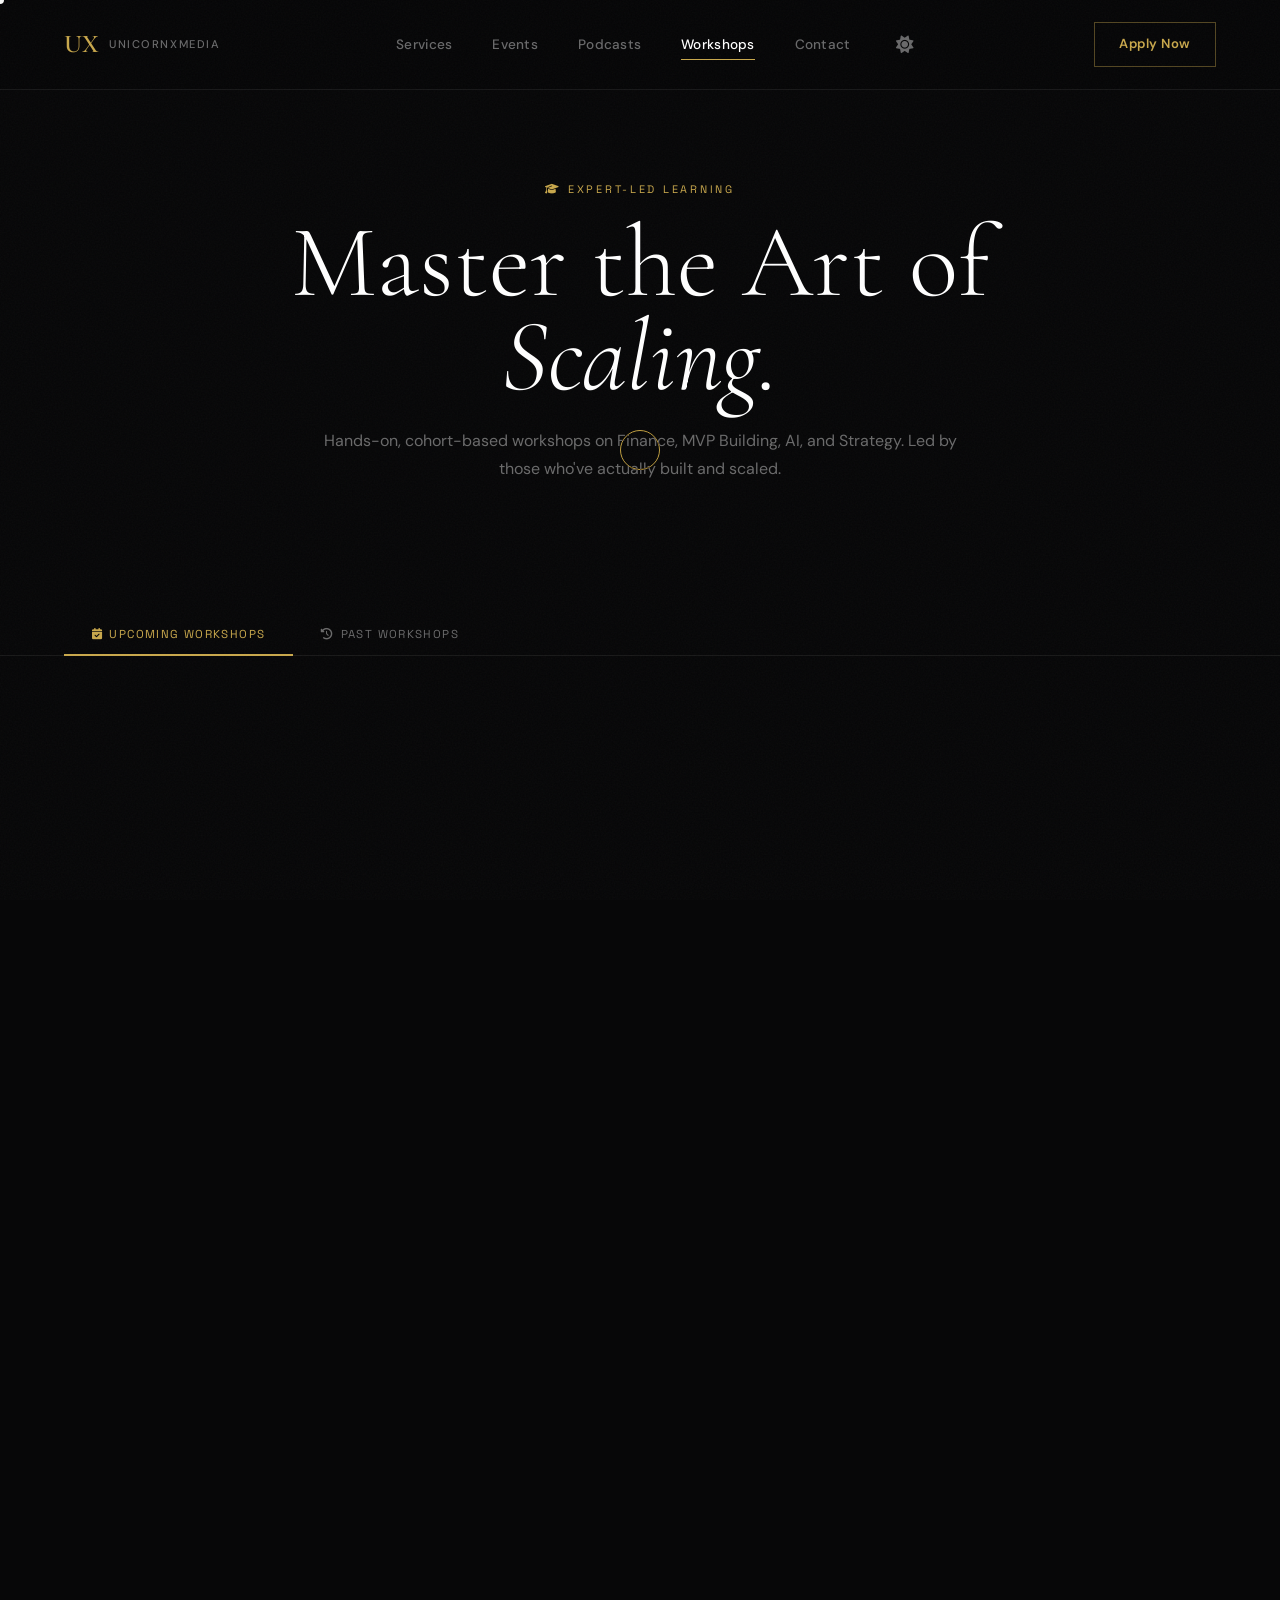
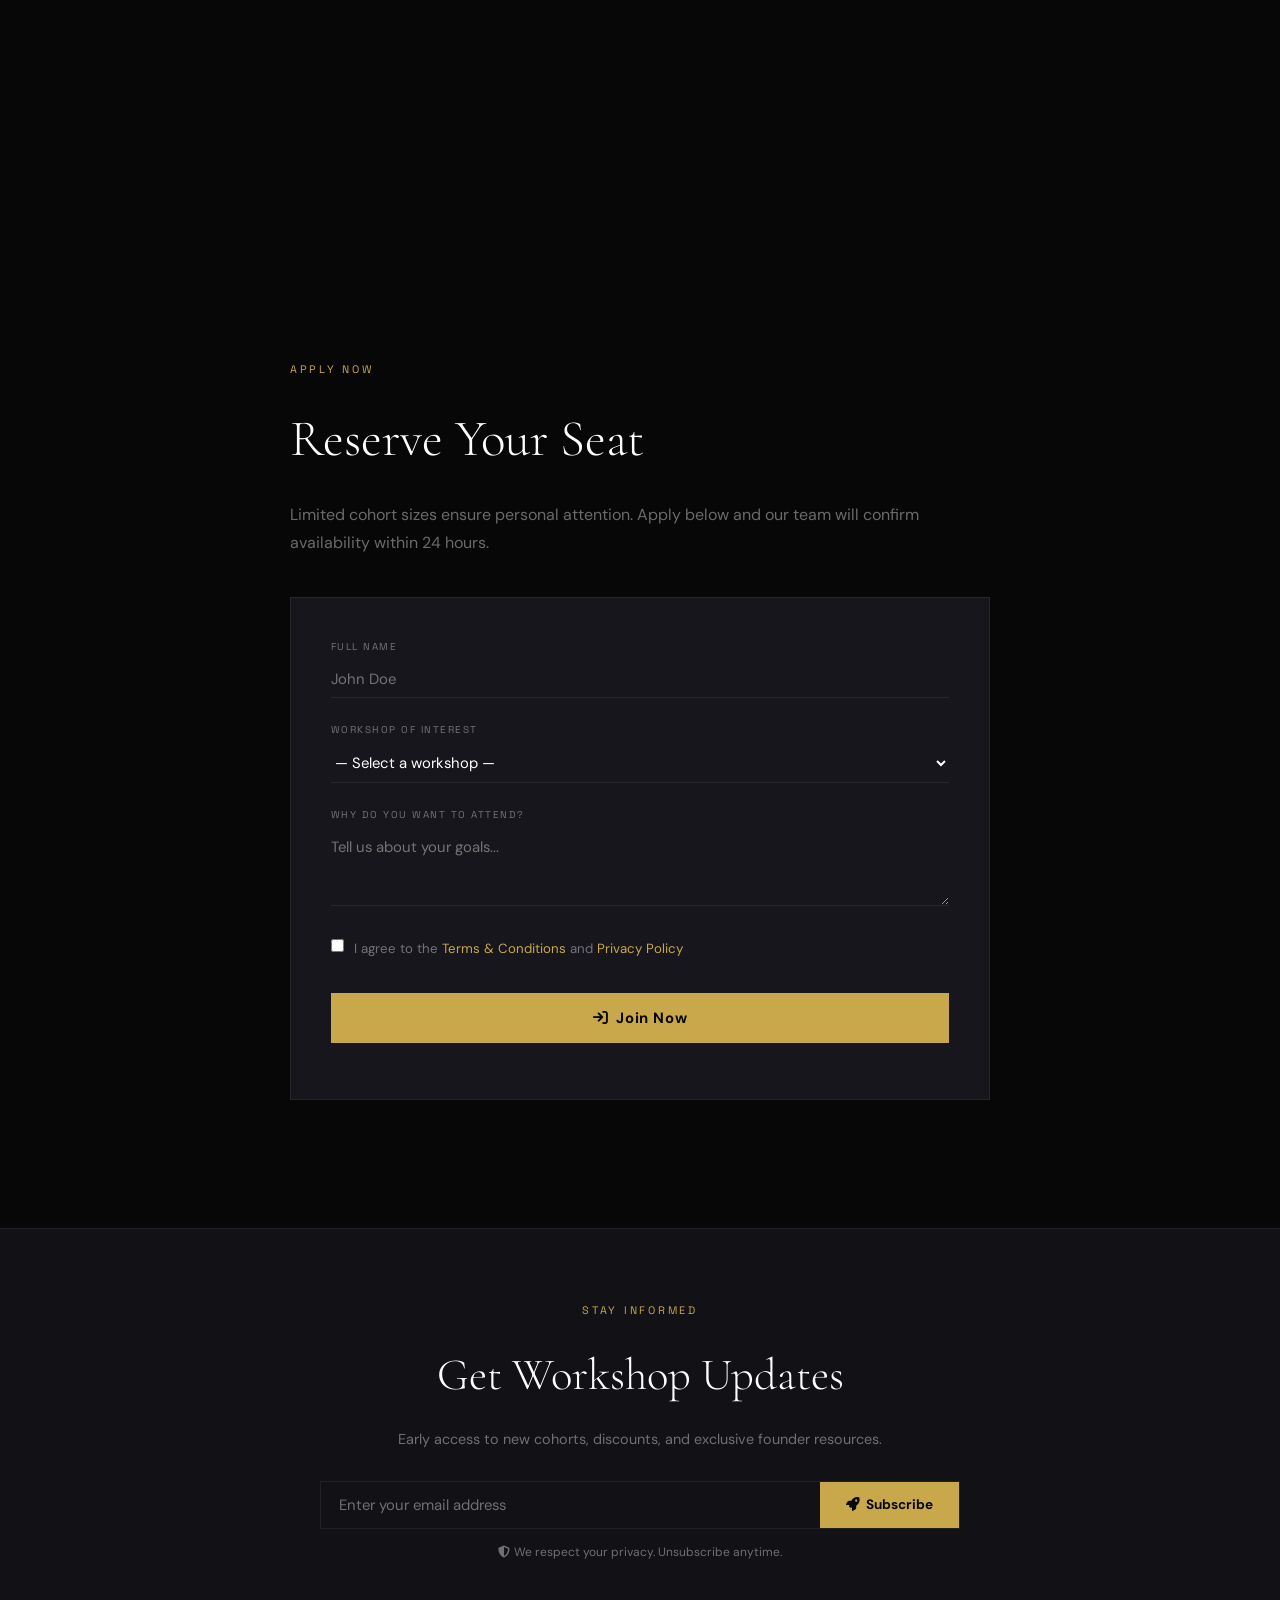
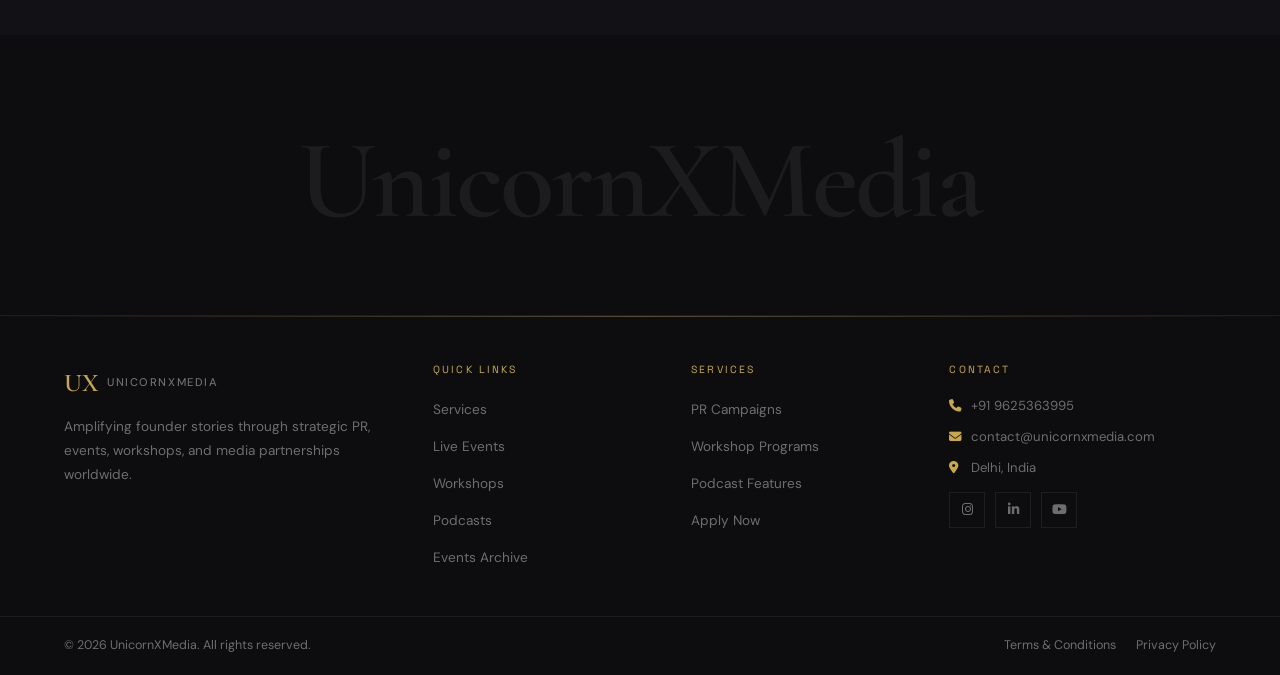
<file: workshops.html>
<!DOCTYPE html>
<html lang="en">
<head>
<meta charset="UTF-8">
<meta name="viewport" content="width=device-width, initial-scale=1.0">
<title>Workshops | UnicornXMedia — Founder Visibility Platform</title>
<meta name="description" content="Cohort-based workshops for founders. Finance, MVP Building, AI Tools, and Growth Strategy.">
<link rel="icon" href="data:image/svg+xml,<svg xmlns='http://www.w3.org/2000/svg' viewBox='0 0 100 100'><rect width='100' height='100' fill='%23070708'/><text x='50' y='70' font-size='46' font-family='serif' font-weight='600' fill='%23c9a84c' text-anchor='middle'>UX</text></svg>">
<!-- EARLY THEME: prevents flash of wrong theme -->
<script>if(localStorage.getItem('theme')==='light'){document.documentElement.classList.add('light-mode');}</script>
<link rel="preconnect" href="https://fonts.googleapis.com">
<link rel="preconnect" href="https://fonts.gstatic.com" crossorigin>
<link href="https://fonts.googleapis.com/css2?family=Cormorant+Garamond:ital,wght@0,300;0,400;0,600;1,300;1,400&family=DM+Sans:wght@300;400;500;600&family=Space+Grotesk:wght@400;500;700&display=swap" rel="stylesheet">
<link rel="stylesheet" href="https://cdnjs.cloudflare.com/ajax/libs/font-awesome/6.4.0/css/all.min.css">
<style>
:root{--black:#070708;--obsidian:#0d0d10;--surface:#111116;--card:#16161c;--border:rgba(255,255,255,0.07);--gold:#c9a84c;--gold-light:#e8c97a;--gold-glow:rgba(201,168,76,0.15);--gold-dim:rgba(201,168,76,0.4);--white:#fff;--white-80:rgba(255,255,255,0.8);--white-40:rgba(255,255,255,0.4);--white-15:rgba(255,255,255,0.05);--gradient-gold:linear-gradient(135deg,#c9a84c,#e8c97a,#a07830);--font-display:'Cormorant Garamond',serif;--font-ui:'DM Sans',sans-serif;--font-mono:'Space Grotesk',sans-serif;--pad:clamp(24px,5vw,80px);--max:1440px;--sec:clamp(80px,10vw,140px);}
html.light-mode,body.light-mode{--black:#f5f5f7;--obsidian:#eaeaec;--surface:#f0f0f2;--card:#ffffff;--border:rgba(0,0,0,0.1);--gold:#8a6f25;--gold-light:#c9a84c;--white:#111112;--white-80:rgba(0,0,0,0.82);--white-40:rgba(0,0,0,0.48);--white-15:rgba(0,0,0,0.08);--gold-glow:rgba(138,111,37,0.1);--gold-dim:rgba(138,111,37,0.3);}
html.light-mode body,body.light-mode{background:var(--black);color:var(--white);}
*,*::before,*::after{box-sizing:border-box;margin:0;padding:0;}html{scroll-behavior:smooth;}
body{background:var(--black);color:var(--white);font-family:var(--font-ui);line-height:1.75;overflow-x:hidden;transition:background .4s,color .4s;}
body::after{content:'';position:fixed;inset:0;background-image:url("data:image/svg+xml,%3Csvg xmlns='http://www.w3.org/2000/svg'%3E%3Cfilter id='n'%3E%3CfeTurbulence type='fractalNoise' baseFrequency='0.65' numOctaves='3' stitchTiles='stitch'/%3E%3C/filter%3E%3Crect width='100%25' height='100%25' filter='url(%23n)'/%3E%3C/svg%3E");opacity:0.03;pointer-events:none;z-index:9999;}
img{max-width:100%;display:block;}a{text-decoration:none;color:inherit;}button{cursor:pointer;font-family:var(--font-ui);}

/* ===== CURSOR ===== */
.cursor-dot,.cursor-ring{position:fixed;top:0;left:0;transform:translate(-50%,-50%);border-radius:50%;pointer-events:none;z-index:100000;}
.cursor-dot{width:8px;height:8px;background:var(--white);mix-blend-mode:difference;}
.cursor-ring{width:40px;height:40px;border:1.5px solid var(--gold);transition:width .2s,height .2s;mix-blend-mode:difference;}
body.cursor-hover .cursor-ring{width:56px;height:56px;background:rgba(201,168,76,0.1);}
#scroll-progress{position:fixed;top:0;left:0;height:2px;background:var(--gradient-gold);z-index:10001;width:0%;pointer-events:none;}

/* ===== THEME TOGGLE ===== */
.theme-toggle{background:none;border:none;color:var(--white-40);font-size:1.1rem;cursor:pointer;transition:color .3s;display:flex;align-items:center;justify-content:center;padding:5px;}
.theme-toggle:hover{color:var(--white);}
html.light-mode .theme-toggle .fa-sun,body.light-mode .theme-toggle .fa-sun{display:none;}
html.light-mode .theme-toggle .fa-moon,body.light-mode .theme-toggle .fa-moon{display:inline-block;}
html:not(.light-mode) body:not(.light-mode) .theme-toggle .fa-moon{display:none;}

/* ===== NAV ===== */
.site-nav{position:fixed;top:0;left:0;right:0;z-index:1000;display:flex;align-items:center;padding:22px var(--pad);background:rgba(7,7,8,0.82);backdrop-filter:blur(24px) saturate(180%);border-bottom:1px solid var(--border);transition:all .3s;}
.site-nav.scrolled{padding:14px var(--pad);background:rgba(7,7,8,0.96);}
html.light-mode .site-nav,body.light-mode .site-nav{background:rgba(245,245,247,0.88);}
html.light-mode .site-nav.scrolled,body.light-mode .site-nav.scrolled{background:rgba(245,245,247,0.98);}
.nav-logo{display:flex;align-items:center;gap:10px;flex-shrink:0;}
.logo-ux{font-family:var(--font-display);font-size:1.6rem;font-weight:600;color:var(--gold);}
.logo-name{font-size:.7rem;font-weight:500;letter-spacing:.14em;text-transform:uppercase;color:var(--white-40);}
.nav-links{display:flex;align-items:center;gap:2.5rem;margin:0 auto;}
.nav-link{font-size:.85rem;font-weight:500;color:var(--white-40);letter-spacing:.02em;position:relative;transition:color .3s;}
.nav-link::after{content:'';position:absolute;bottom:-4px;left:50%;right:50%;height:1px;background:var(--gold);transition:left .3s,right .3s;}
.nav-link:hover,.nav-link.active{color:var(--white);}
.nav-link:hover::after,.nav-link.active::after{left:0;right:0;}
.btn-nav{border:1px solid var(--gold-dim);color:var(--gold);padding:10px 24px;font-size:.82rem;font-weight:600;letter-spacing:.04em;position:relative;overflow:hidden;transition:color .3s;background:none;}
.btn-nav::before{content:'';position:absolute;inset:0;background:var(--gold);transform:scaleX(0);transform-origin:left;transition:transform .3s;}
.btn-nav:hover::before{transform:scaleX(1);}
.btn-nav:hover{color:var(--black);}
.btn-nav-text{position:relative;z-index:1;}
.nav-hamburger{display:none;background:none;border:none;padding:4px;flex-direction:column;gap:5px;}
.nav-hamburger span{display:block;width:24px;height:1.5px;background:var(--white);transition:all .3s;}
.nav-hamburger.active span:nth-child(1){transform:translateY(6.5px) rotate(45deg);}
.nav-hamburger.active span:nth-child(2){opacity:0;}
.nav-hamburger.active span:nth-child(3){transform:translateY(-6.5px) rotate(-45deg);}
#mobile-nav{display:none;position:fixed;inset:0;background:var(--black);z-index:999;flex-direction:column;align-items:center;justify-content:center;gap:2rem;}
#mobile-nav.open{display:flex;}
#mobile-nav .nav-link{font-family:var(--font-display);font-size:2.2rem;font-weight:300;color:var(--white-80);}

/* ===== HERO ===== */
.page-hero{padding:clamp(130px,15vw,180px) var(--pad) clamp(60px,8vw,90px);max-width:var(--max);margin:0 auto;text-align:center;}
.sec-eyebrow{font-family:var(--font-mono);font-size:.68rem;letter-spacing:.25em;text-transform:uppercase;color:var(--gold);display:block;margin-bottom:1rem;}
.page-headline{font-family:var(--font-display);font-size:clamp(3rem,8vw,6.5rem);font-weight:300;line-height:.92;margin-bottom:1.5rem;}
.page-sub{color:var(--white-40);max-width:60ch;margin:0 auto 2.5rem;}

/* ===== TABS ===== */
.tab-bar{display:flex;align-items:center;gap:0;border-bottom:1px solid var(--border);margin-bottom:var(--sec);padding:0 var(--pad);}
.tab-btn{font-family:var(--font-mono);font-size:.72rem;letter-spacing:.12em;text-transform:uppercase;color:var(--white-40);background:none;border:none;padding:14px 28px;position:relative;cursor:pointer;transition:color .3s;}
.tab-btn::after{content:'';position:absolute;bottom:-1px;left:0;right:0;height:2px;background:var(--gold);transform:scaleX(0);transition:transform .3s;}
.tab-btn.active{color:var(--gold);}
.tab-btn.active::after{transform:scaleX(1);}
.tab-panel{display:none;}
.tab-panel.active{display:block;}

/* ===== WORKSHOP GRID ===== */
.workshop-section{padding:0 var(--pad) var(--sec);}
.ws-grid{display:grid;grid-template-columns:repeat(auto-fill,minmax(360px,1fr));gap:28px;max-width:var(--max);margin:0 auto;}
.ws-card{background:var(--card);border:1px solid var(--border);padding:32px;transition:all .4s cubic-bezier(.16,1,.3,1);display:flex;flex-direction:column;position:relative;overflow:hidden;}
.ws-card::before{content:'';position:absolute;top:0;left:0;right:0;height:3px;background:var(--gradient-gold);transform:scaleX(0);transform-origin:left;transition:transform .4s;}
.ws-card:hover{transform:translateY(-6px);border-color:var(--gold-dim);box-shadow:0 24px 60px rgba(0,0,0,0.35);}
.ws-card:hover::before{transform:scaleX(1);}
.ws-card.past{opacity:.65;}
.ws-card.past .btn-ws{background:var(--surface);color:var(--white-40);cursor:not-allowed;}
.ws-card.past .btn-ws::before{display:none;}
.ws-meta{display:flex;justify-content:space-between;align-items:center;margin-bottom:1.2rem;}
.ws-tag{font-family:var(--font-mono);font-size:.62rem;letter-spacing:.1em;color:var(--gold);background:var(--gold-glow);padding:4px 12px;border:1px solid var(--gold-dim);}
.ws-status{font-family:var(--font-mono);font-size:.6rem;letter-spacing:.08em;text-transform:uppercase;padding:3px 10px;border-radius:20px;}
.ws-status.upcoming{background:rgba(72,187,120,.15);color:#48bb78;border:1px solid rgba(72,187,120,.3);}
.ws-status.past{background:var(--white-15);color:var(--white-40);border:1px solid var(--border);}
.ws-date{font-family:var(--font-mono);font-size:.65rem;color:var(--white-40);}
.ws-card h3{font-family:var(--font-display);font-size:1.8rem;font-weight:400;margin-bottom:.8rem;line-height:1.15;color:var(--white);}
.ws-card p{font-size:.88rem;color:var(--white-40);line-height:1.65;margin-bottom:1.2rem;flex:1;}
.ws-instructor{display:flex;align-items:center;gap:12px;margin-bottom:1.5rem;padding-top:1.2rem;border-top:1px solid var(--border);}
.instructor-icon{width:38px;height:38px;border:1px solid var(--border);display:flex;align-items:center;justify-content:center;color:var(--gold);font-size:.85rem;flex-shrink:0;}
.instructor-info span{display:block;font-size:.82rem;color:var(--white-80);font-weight:500;}
.instructor-info label{font-size:.6rem;color:var(--gold);text-transform:uppercase;letter-spacing:.1em;}
.ws-footer{display:flex;justify-content:space-between;align-items:center;margin-top:auto;}
.ws-price{font-family:var(--font-display);font-size:1.6rem;color:var(--gold);}
.ws-price.strikethrough{text-decoration:line-through;opacity:.5;font-size:1.1rem;}
.btn-ws{background:var(--gold);color:var(--black);padding:10px 24px;font-size:.8rem;font-weight:700;letter-spacing:.04em;position:relative;overflow:hidden;transition:color .3s;display:inline-block;}
.btn-ws::before{content:'';position:absolute;inset:0;background:var(--gold-light);transform:translateX(-101%);transition:transform .3s ease;}
.btn-ws:hover::before{transform:translateX(0);}
.btn-ws span{position:relative;z-index:1;}

/* ===== EMPTY STATE ===== */
.ws-empty{text-align:center;padding:60px 20px;color:var(--white-40);}
.ws-empty i{font-size:2.5rem;color:var(--border);margin-bottom:1rem;display:block;}

/* ===== CTA ===== */
.cta-section{padding:var(--sec) var(--pad);background:var(--obsidian);text-align:center;position:relative;overflow:hidden;}
.cta-glow{position:absolute;top:50%;left:50%;transform:translate(-50%,-50%);width:600px;height:600px;background:radial-gradient(circle,var(--gold-glow) 0%,transparent 70%);border-radius:50%;pointer-events:none;}
.cta-section h2{font-family:var(--font-display);font-size:clamp(2rem,5vw,4rem);font-weight:300;margin-bottom:1rem;position:relative;}
.cta-section p{color:var(--white-40);margin-bottom:2.5rem;position:relative;}

/* ===== APPLY FORM ===== */
.apply-section{padding:var(--sec) var(--pad);background:var(--black);}
.apply-inner{max-width:700px;margin:0 auto;}
.form-panel{background:var(--card);border:1px solid var(--border);padding:40px;}
.form-group{margin-bottom:1.4rem;}
.form-label{font-family:var(--font-mono);font-size:.62rem;letter-spacing:.15em;text-transform:uppercase;color:var(--white-40);display:block;margin-bottom:6px;}
.form-field{width:100%;background:transparent;border:none;border-bottom:1px solid var(--border);color:var(--white);font-family:var(--font-ui);font-size:.93rem;padding:8px 0;outline:none;transition:border-color .3s;}
.form-field:focus{border-bottom-color:var(--gold);}
.form-field option{background:var(--card);}
.form-row{display:grid;grid-template-columns:1fr 1fr;gap:1.5rem;}
.form-check-label{display:flex;align-items:flex-start;gap:10px;font-size:.83rem;color:var(--white-40);cursor:pointer;margin-bottom:1rem;}
.form-check-label a{color:var(--gold);}
.form-check-label input{accent-color:var(--gold);flex-shrink:0;margin-top:2px;}
.btn-submit{width:100%;background:var(--gold);color:var(--black);padding:15px;font-family:var(--font-ui);font-size:.93rem;font-weight:700;letter-spacing:.04em;border:none;cursor:pointer;position:relative;overflow:hidden;transition:color .3s;margin-top:1rem;}
.btn-submit::before{content:'';position:absolute;inset:0;background:var(--gold-light);transform:translateX(-101%);transition:transform .3s ease;}
.btn-submit:hover::before{transform:translateX(0);}
.btn-submit-text{position:relative;z-index:1;}

/* ===== NEWSLETTER ===== */
.newsletter-section{padding:72px var(--pad);background:var(--surface);border-top:1px solid var(--border);}
.newsletter-inner{max-width:640px;margin:0 auto;text-align:center;}
.newsletter-title{font-family:var(--font-display);font-size:clamp(1.8rem,4vw,2.8rem);font-weight:300;margin-bottom:.8rem;}
.newsletter-sub{color:var(--white-40);font-size:.9rem;margin-bottom:1.8rem;}
.newsletter-form-row{display:flex;border:1px solid var(--border);overflow:hidden;}
.newsletter-form-row input{flex:1;background:transparent;border:none;color:var(--white);font-family:var(--font-ui);font-size:.93rem;padding:13px 18px;outline:none;}
.newsletter-form-row input::placeholder{color:var(--white-40);}
.newsletter-form-row button{background:var(--gold);color:var(--black);border:none;padding:13px 26px;font-family:var(--font-ui);font-size:.85rem;font-weight:700;cursor:pointer;transition:background .3s;}
.newsletter-form-row button:hover{background:var(--gold-light);}

/* ===== FOOTER ===== */
.site-footer{background:var(--obsidian);padding-top:48px;}
.footer-brand{text-align:center;padding:0 var(--pad) 36px;border-bottom:1px solid var(--border);}
.footer-wordmark{font-family:var(--font-display);font-size:clamp(2.5rem,9vw,7rem);font-weight:600;color:var(--white);opacity:.06;letter-spacing:-.02em;user-select:none;}
.footer-glow{height:1px;background:linear-gradient(90deg,transparent,var(--gold-dim),transparent);}
.footer-grid{max-width:var(--max);margin:0 auto;padding:44px var(--pad) 36px;display:grid;grid-template-columns:1.5fr 1fr 1fr 1.2fr;gap:36px;}
.footer-logo-row{display:flex;align-items:center;gap:8px;margin-bottom:10px;}
.foot-about{font-size:.85rem;color:var(--white-40);line-height:1.75;}
.foot-heading{font-family:var(--font-mono);font-size:.65rem;letter-spacing:.2em;text-transform:uppercase;color:var(--gold);margin-bottom:1rem;}
.foot-links{list-style:none;}.foot-links li{margin-bottom:9px;}.foot-links a{font-size:.85rem;color:var(--white-40);transition:color .3s;}.foot-links a:hover{color:var(--gold);}
.foot-contact{list-style:none;}.foot-contact li{display:flex;align-items:center;gap:8px;font-size:.82rem;color:var(--white-40);margin-bottom:8px;}.foot-contact li i{color:var(--gold);font-size:.78rem;width:14px;}
.social-row{display:flex;gap:10px;margin-top:12px;}.soc-btn{width:36px;height:36px;border:1px solid var(--border);display:flex;align-items:center;justify-content:center;color:var(--white-40);font-size:.82rem;transition:all .3s;}.soc-btn:hover{border-color:var(--gold);color:var(--gold);}
.footer-bottom{max-width:var(--max);margin:0 auto;padding:18px var(--pad);border-top:1px solid var(--border);display:flex;align-items:center;justify-content:space-between;flex-wrap:wrap;gap:10px;}
.footer-copy{font-size:.78rem;color:var(--white-40);}
.footer-legal{display:flex;gap:20px;}.footer-legal a{font-size:.78rem;color:var(--white-40);transition:color .3s;}.footer-legal a:hover{color:var(--gold);}

/* ===== REVEAL / POPUP ===== */
.reveal{opacity:0;transform:translateY(24px);transition:opacity .7s cubic-bezier(.16,1,.3,1),transform .7s cubic-bezier(.16,1,.3,1);}
.reveal.active{opacity:1;transform:translateY(0);}
.popup-backdrop{position:fixed;inset:0;background:rgba(7,7,8,.75);backdrop-filter:blur(10px);z-index:50000;display:flex;align-items:center;justify-content:center;padding:20px;}
.success-popup-box{background:var(--card);border:1px solid var(--border);max-width:380px;width:100%;text-align:center;padding:36px;position:relative;}
.success-icon{width:60px;height:60px;background:rgba(72,187,120,.15);border-radius:50%;display:flex;align-items:center;justify-content:center;margin:0 auto 1rem;color:#48bb78;font-size:1.5rem;}
.popup-close{position:absolute;top:14px;right:14px;width:32px;height:32px;background:var(--white-15);border:none;color:var(--white);border-radius:50%;display:flex;align-items:center;justify-content:center;cursor:pointer;font-size:.85rem;}

@media(max-width:768px){body{cursor:auto;}.cursor-dot,.cursor-ring{display:none;}.site-nav .nav-links,.btn-nav{display:none;}.nav-hamburger{display:flex;}.ws-grid{grid-template-columns:1fr;}.form-row{grid-template-columns:1fr;}.footer-grid{grid-template-columns:1fr 1fr;}.tab-bar{overflow-x:auto;}.tab-btn{white-space:nowrap;padding:12px 18px;}}
@media(max-width:480px){.footer-grid{grid-template-columns:1fr;}}
@media(prefers-reduced-motion:reduce){*{animation-duration:.01ms!important;transition-duration:.01ms!important;}}
</style>
</head>
<body>
<div class="cursor-dot" id="cursorDot"></div>
<div class="cursor-ring" id="cursorRing"></div>
<div id="scroll-progress"></div>

<!-- Mobile Nav -->
<div id="mobile-nav">
  <a href="index.html" class="nav-link">Home</a>
  <a href="archive.html" class="nav-link">Events</a>
  <a href="podcasts.html" class="nav-link">Podcasts</a>
  <a href="workshops.html" class="nav-link active">Workshops</a>
  <a href="#apply" class="nav-link">Apply Now</a>
  <button class="theme-toggle" id="themeToggleMobile" style="font-size:2rem;margin-top:1rem;">
    <i class="fa-solid fa-sun"></i><i class="fa-solid fa-moon"></i>
  </button>
</div>

<!-- Nav -->
<nav class="site-nav" id="siteNav">
  <a href="index.html" class="nav-logo"><span class="logo-ux">UX</span><span class="logo-name">UnicornXMedia</span></a>
  <div class="nav-links">
    <a href="index.html#services" class="nav-link">Services</a>
    <a href="archive.html" class="nav-link">Events</a>
    <a href="podcasts.html" class="nav-link">Podcasts</a>
    <a href="workshops.html" class="nav-link active">Workshops</a>
    <a href="index.html#contact" class="nav-link">Contact</a>
    <button class="theme-toggle" id="themeToggleDesktop" aria-label="Toggle theme">
      <i class="fa-solid fa-sun"></i><i class="fa-solid fa-moon"></i>
    </button>
  </div>
  <a href="#apply" class="btn-nav"><span class="btn-nav-text">Apply Now</span></a>
  <button class="nav-hamburger" id="mobileMenuBtn" aria-label="Menu">
    <span></span><span></span><span></span>
  </button>
</nav>

<!-- Hero -->
<section class="page-hero reveal">
  <span class="sec-eyebrow"><i class="fa-solid fa-graduation-cap" style="margin-right:6px;"></i>Expert-Led Learning</span>
  <h1 class="page-headline">Master the Art of<br><em>Scaling.</em></h1>
  <p class="page-sub">Hands-on, cohort-based workshops on Finance, MVP Building, AI, and Strategy. Led by those who've actually built and scaled.</p>
</section>

<!-- Tabs -->
<div class="tab-bar">
  <button class="tab-btn active" id="tab-upcoming" onclick="switchTab('upcoming')">
    <i class="fa-solid fa-calendar-check" style="margin-right:6px;"></i>Upcoming Workshops
  </button>
  <button class="tab-btn" id="tab-past" onclick="switchTab('past')">
    <i class="fa-solid fa-clock-rotate-left" style="margin-right:6px;"></i>Past Workshops
  </button>
</div>

<!-- Upcoming Workshops -->
<div class="workshop-section">
  <div class="tab-panel active" id="panel-upcoming">
    <div class="ws-grid" id="upcomingGrid">
      <!-- Loaded dynamically, fallback below -->
    </div>
  </div>
  <div class="tab-panel" id="panel-past">
    <div class="ws-grid" id="pastGrid">
    </div>
  </div>
</div>

<!-- Apply Form -->
<section id="apply" class="apply-section">
  <div class="apply-inner reveal">
    <span class="sec-eyebrow">Apply Now</span>
    <h2 style="font-family:var(--font-display);font-size:clamp(2rem,4vw,3.2rem);font-weight:300;margin-bottom:1rem;">Reserve Your Seat</h2>
    <p style="color:var(--white-40);margin-bottom:2.5rem;">Limited cohort sizes ensure personal attention. Apply below and our team will confirm availability within 24 hours.</p>
    <div class="form-panel">
      <form id="workshopApplyForm">
        <input type="hidden" name="formType" value="workshop">
        <div class="form-row">
          <div class="form-group" style="grid-column: span 2;">
            <label class="form-label">Full Name</label>
            <input type="text" name="full_name" required class="form-field" placeholder="John Doe">
          </div>
        </div>
        <div class="form-group">
          <label class="form-label">Workshop of Interest</label>
          <select name="workshop_interest" required class="form-field" id="workshopSelect">
            <option value="">— Select a workshop —</option>
            <!-- Populated dynamically -->
          </select>
        </div>
        <div class="form-group">
          <label class="form-label">Why do you want to attend?</label>
          <textarea name="motivation" rows="3" class="form-field" placeholder="Tell us about your goals..."></textarea>
        </div>
        <label class="form-check-label">
          <input type="checkbox" required>
          <span>I agree to the <a href="terms.html">Terms & Conditions</a> and <a href="terms.html#privacy">Privacy Policy</a></span>
        </label>
        <button type="submit" class="btn-submit"><span class="btn-submit-text"><i class="fa-solid fa-arrow-right-to-bracket" style="margin-right:8px;"></i>Join Now</span></button>
        <p id="formMsg" style="text-align:center;margin-top:1rem;font-size:.85rem;"></p>
      </form>
    </div>
  </div>
</section>

<!-- Newsletter -->
<section class="newsletter-section">
  <div class="newsletter-inner reveal">
    <span class="sec-eyebrow">Stay Informed</span>
    <h2 class="newsletter-title">Get Workshop Updates</h2>
    <p class="newsletter-sub">Early access to new cohorts, discounts, and exclusive founder resources.</p>
    <form id="newsletterForm" class="newsletter-form-row">
      <input type="email" name="newsletter_email" required placeholder="Enter your email address">
      <button type="submit"><i class="fa-solid fa-rocket" style="margin-right:6px;"></i>Subscribe</button>
    </form>
    <p style="font-size:.75rem;color:var(--white-40);margin-top:.8rem;"><i class="fa-solid fa-shield-halved" style="margin-right:4px;"></i>We respect your privacy. Unsubscribe anytime.</p>
  </div>
</section>

<!-- Footer -->
<footer class="site-footer">
  <div class="footer-brand"><div class="footer-wordmark">UnicornXMedia</div></div>
  <div class="footer-glow"></div>
  <div class="footer-grid">
    <div>
      <div class="footer-logo-row"><span class="logo-ux">UX</span><span class="logo-name">UnicornXMedia</span></div>
      <p class="foot-about">Amplifying founder stories through strategic PR, events, workshops, and media partnerships worldwide.</p>
    </div>
    <div>
      <div class="foot-heading">Quick Links</div>
      <ul class="foot-links">
        <li><a href="index.html#services">Services</a></li>
        <li><a href="index.html#live-event">Live Events</a></li>
        <li><a href="workshops.html">Workshops</a></li>
        <li><a href="podcasts.html">Podcasts</a></li>
        <li><a href="archive.html">Events Archive</a></li>
      </ul>
    </div>
    <div>
      <div class="foot-heading">Services</div>
      <ul class="foot-links">
        <li><a href="index.html#services">PR Campaigns</a></li>
        <li><a href="workshops.html">Workshop Programs</a></li>
        <li><a href="podcasts.html">Podcast Features</a></li>
        <li><a href="index.html#apply">Apply Now</a></li>
      </ul>
    </div>
    <div>
      <div class="foot-heading">Contact</div>
      <ul class="foot-contact">
        <li><i class="fa-solid fa-phone"></i>+91 9625363995</li>
        <li><i class="fa-solid fa-envelope"></i>contact@unicornxmedia.com</li>
        <li><i class="fa-solid fa-location-dot"></i>Delhi, India</li>
      </ul>
      <div class="social-row">
        <a href="#" class="soc-btn"><i class="fa-brands fa-instagram"></i></a>
        <a href="#" class="soc-btn"><i class="fa-brands fa-linkedin-in"></i></a>
        <a href="#" class="soc-btn"><i class="fa-brands fa-youtube"></i></a>
      </div>
    </div>
  </div>
  <div class="footer-bottom">
    <div class="footer-copy">© 2026 UnicornXMedia. All rights reserved.</div>
    <div class="footer-legal"><a href="terms.html">Terms & Conditions</a><a href="terms.html#privacy">Privacy Policy</a></div>
  </div>
</footer>

<!-- Success Popup -->
<div id="successPopup" class="popup-backdrop" style="display:none;">
  <div class="success-popup-box">
    <button class="popup-close" onclick="document.getElementById('successPopup').style.display='none'"><i class="fa-solid fa-times"></i></button>
    <div class="success-icon"><i class="fa-solid fa-check"></i></div>
    <h3 style="font-family:var(--font-display);font-size:1.8rem;font-weight:400;margin-bottom:.5rem;">Application Received!</h3>
    <p style="color:var(--white-40);font-size:.9rem;">Our team will confirm your seat within 24 hours.</p>
  </div>
</div>

<script>
(function(){
  // Universal Premium Engine
  function initTheme(){
    var t=localStorage.getItem('theme')||'dark';
    if(t==='light'){document.documentElement.classList.add('light-mode');document.body.classList.add('light-mode');}
    var bts=document.getElementById('themeToggleDesktop'),btm=document.getElementById('themeToggleMobile');
    var tog=function(){
      document.documentElement.classList.toggle('light-mode');
      document.body.classList.toggle('light-mode');
      localStorage.setItem('theme',document.body.classList.contains('light-mode')?'light':'dark');
    };
    if(bts)bts.addEventListener('click',tog);
    if(btm)btm.addEventListener('click',tog);
  } initTheme();

  // Scroll logic
  window.addEventListener('scroll',function(){
    var p=document.getElementById('scroll-progress');if(p){var s=window.scrollY,h=document.body.scrollHeight-window.innerHeight;p.style.width=(s/h*100)+'%';}
    var n=document.getElementById('siteNav');if(n)n.classList.toggle('scrolled',window.scrollY>60);
  },{passive:true});

  // Cursor logic
  var d=document.getElementById('cursorDot'),r=document.getElementById('cursorRing');
  if(d&&r){
    var mx=window.innerWidth/2,my=window.innerHeight/2,rx=mx,ry=my,init=false;
    window.addEventListener('mousemove',function(e){
      mx=e.clientX;my=e.clientY;d.style.left=mx+'px';d.style.top=my+'px';
      if(!init){init=true;d.style.opacity='1';r.style.opacity='1';rx=mx;ry=my;}
    },{passive:true});
    (function a(){rx+=(mx-rx)*0.12;ry+=(my-ry)*0.12;r.style.left=rx+'px';r.style.top=ry+'px';requestAnimationFrame(a);})();
    document.querySelectorAll('a,button').forEach(function(el){
      el.addEventListener('mouseenter',function(){document.body.classList.add('cursor-hover');});
      el.addEventListener('mouseleave',function(){document.body.classList.remove('cursor-hover');});
    });
  }

  // Mobile nav
  var h=document.getElementById('mobileMenuBtn'),m=document.getElementById('mobile-nav');
  if(h&&m){h.addEventListener('click',function(){h.classList.toggle('active');m.classList.toggle('open');});}

  // Reveal animations
  document.querySelectorAll('.reveal').forEach(function(el){
    new IntersectionObserver(function(e){e.forEach(function(en){if(en.isIntersecting)en.target.classList.add('active');});},{threshold:0.1}).observe(el);
  });

  // Workshops Logic
  window.switchTab=function(tab){
    document.querySelectorAll('.tab-btn').forEach(function(b){b.classList.remove('active');});
    document.getElementById('tab-'+tab).classList.add('active');
    document.querySelectorAll('.tab-panel').forEach(function(p){p.classList.remove('active');});
    document.getElementById('panel-'+tab).classList.add('active');
  };

  var STATIC_WORKSHOPS=[
    {id:'ws_1',title:'Raising Your First Round',category:'Finance',date:'Apr 15, 2026',duration:'4 Weeks',instructor:'Venture Capital Expert',description:'From narrative building to term sheet negotiations. The exact fundraising playbook for early-stage founders.',price:'₹2,499',status:'upcoming',register_url:'#apply'},
    {id:'ws_2',title:'Build Your MVP in 30 Days',category:'MVP & Product',date:'Apr 20, 2026',duration:'2-Day Intensive',instructor:'Product Architect',description:'Using no-code tools and AI to ship fast without a dev team. Perfect for non-technical founders.',price:'₹3,999',status:'upcoming',register_url:'#apply'},
    {id:'ws_3',title:'AI for High-Performance Teams',category:'AI Tools',date:'May 5, 2026',duration:'Weekend Workshop',instructor:'AI Strategy Consultant',description:'Automate your workflow. Prompt engineering and custom AI agent deployment — live and applied.',price:'₹1,999',status:'upcoming',register_url:'#apply'},
    {id:'ws_4',title:'Founder Growth Strategy',category:'Strategy',date:'May 18, 2026',duration:'3 Weeks',instructor:'Growth Advisor',description:'A structured approach to market positioning, channel strategy, and zero-budget acquisition.',price:'₹2,999',status:'upcoming',register_url:'#apply'},
    {id:'ws_5',title:'Finance Fundamentals for Founders',category:'Finance',date:'Feb 10, 2026',duration:'2 Days',instructor:'CFO Consultant',description:'Balance sheets, cash flow, runway — the essential financial literacy every founder needs.',price:'₹1,499',status:'past',register_url:'#'},
    {id:'ws_6',title:'Storytelling & Brand Positioning',category:'PR & Brand',date:'Jan 20, 2026',duration:'1-Day Workshop',instructor:'Brand Strategist',description:'How to craft your founder story for media, investors, and customers. Practical, not theoretical.',price:'₹999',status:'past',register_url:'#'}
  ];

  function buildCard(ws){
    var isPast=ws.status==='past';
    return '<div class="ws-card'+(isPast?' past':'')+' reveal">'+
      '<div class="ws-meta"><span class="ws-tag">'+ws.category+'</span><span class="ws-status '+(isPast?'past':'upcoming')+'">'+(isPast?'Completed':'Upcoming')+'</span></div>'+
      '<h3>'+ws.title+'</h3><p>'+ws.description+'</p>'+
      '<div class="ws-instructor"><div class="instructor-icon"><i class="fa-solid fa-user-tie"></i></div><div class="instructor-info"><label>Instructor</label><span>'+ws.instructor+'</span></div></div>'+
      '<div style="font-family:var(--font-mono);font-size:.65rem;color:var(--white-40);margin-bottom:1.5rem;"><i class="fa-solid fa-calendar" style="margin-right:6px;color:var(--gold);"></i>'+ws.date+'<span style="margin:0 12px;opacity:.4;">|</span><i class="fa-solid fa-clock" style="margin-right:6px;color:var(--gold);"></i>'+ws.duration+'</div>'+
      '<div class="ws-footer"><span class="ws-price'+(isPast?' strikethrough':'')+'">'+ws.price+'</span>'+(isPast?'<span style="font-family:var(--font-mono);font-size:.65rem;color:var(--white-40);">Session Completed</span>':'<a href="'+(ws.register_url||'#apply')+'" class="btn-ws"><span>Register Now</span></a>')+'</div>'+
    '</div>';
  }

  function renderWorkshops(workshops){
    var upcoming=workshops.filter(function(w){return w.status!=='past';});
    var past=workshops.filter(function(w){return w.status==='past';});
    var ug=document.getElementById('upcomingGrid'),pg=document.getElementById('pastGrid'),sel=document.getElementById('workshopSelect');
    if(ug)ug.innerHTML=upcoming.length?upcoming.map(buildCard).join(''):'<div class="ws-empty"><i class="fa-solid fa-calendar-xmark"></i><p>No upcoming workshops scheduled.</p></div>';
    if(pg)pg.innerHTML=past.length?past.map(buildCard).join(''):'<div class="ws-empty"><i class="fa-solid fa-box-archive"></i><p>No past workshops available.</p></div>';
    if(sel){
      sel.innerHTML='<option value="">— Select a workshop —</option>';
      upcoming.forEach(function(w){var opt=document.createElement('option');opt.value=w.title;opt.textContent=w.title;sel.appendChild(opt);});
    }
  }

  async function loadWorkshops(){
    try{
      var res=await fetch('admin_api.php?action=fetch_workshops&t='+Date.now());
      var data=await res.json();
      if(data.success&&data.workshops&&data.workshops.length){
        window.allWorkshops = data.workshops;
        renderWorkshops(data.workshops);
        return;
      }
    }catch(e){}
    renderWorkshops(STATIC_WORKSHOPS);
  }
  loadWorkshops();

  // Form submission
  var f=document.getElementById('workshopApplyForm');
  if(f){f.addEventListener('submit',async function(e){
    e.preventDefault();
    var btn=this.querySelector('.btn-submit'),orig=btn.innerHTML;
    btn.innerHTML='<i class="fa-solid fa-spinner fa-spin"></i> Submitting...';btn.disabled=true;
    var fd=new FormData(this),body={formType:'workshop'};fd.forEach(function(v,k){body[k]=v;});
    try{
      var r=await(await fetch('submit.php',{method:'POST',body:JSON.stringify(body),headers:{'Content-Type':'application/json'}})).json();
      if(r.success){
        var sel=this.querySelector('[name="workshop_interest"]');
        var workshopTitle=sel?sel.value:null;
        this.reset();
        
        // Redirection logic
        if(workshopTitle && typeof STATIC_WORKSHOPS !== 'undefined'){
           // Check both fetched and static as fallback
           var all = (window.allWorkshops || []).concat(STATIC_WORKSHOPS);
           var ws = all.find(function(w){return w.title === workshopTitle;});
           if(ws && ws.register_url && ws.register_url !== '#apply' && ws.register_url.startsWith('http')){
              window.location.href=ws.register_url;
              return;
           }
        }
        document.getElementById('successPopup').style.display='flex';
      }
    }catch(err){}

    btn.innerHTML=orig;btn.disabled=false;
  });}
})();
</script>

</body>
</html>
</file>
